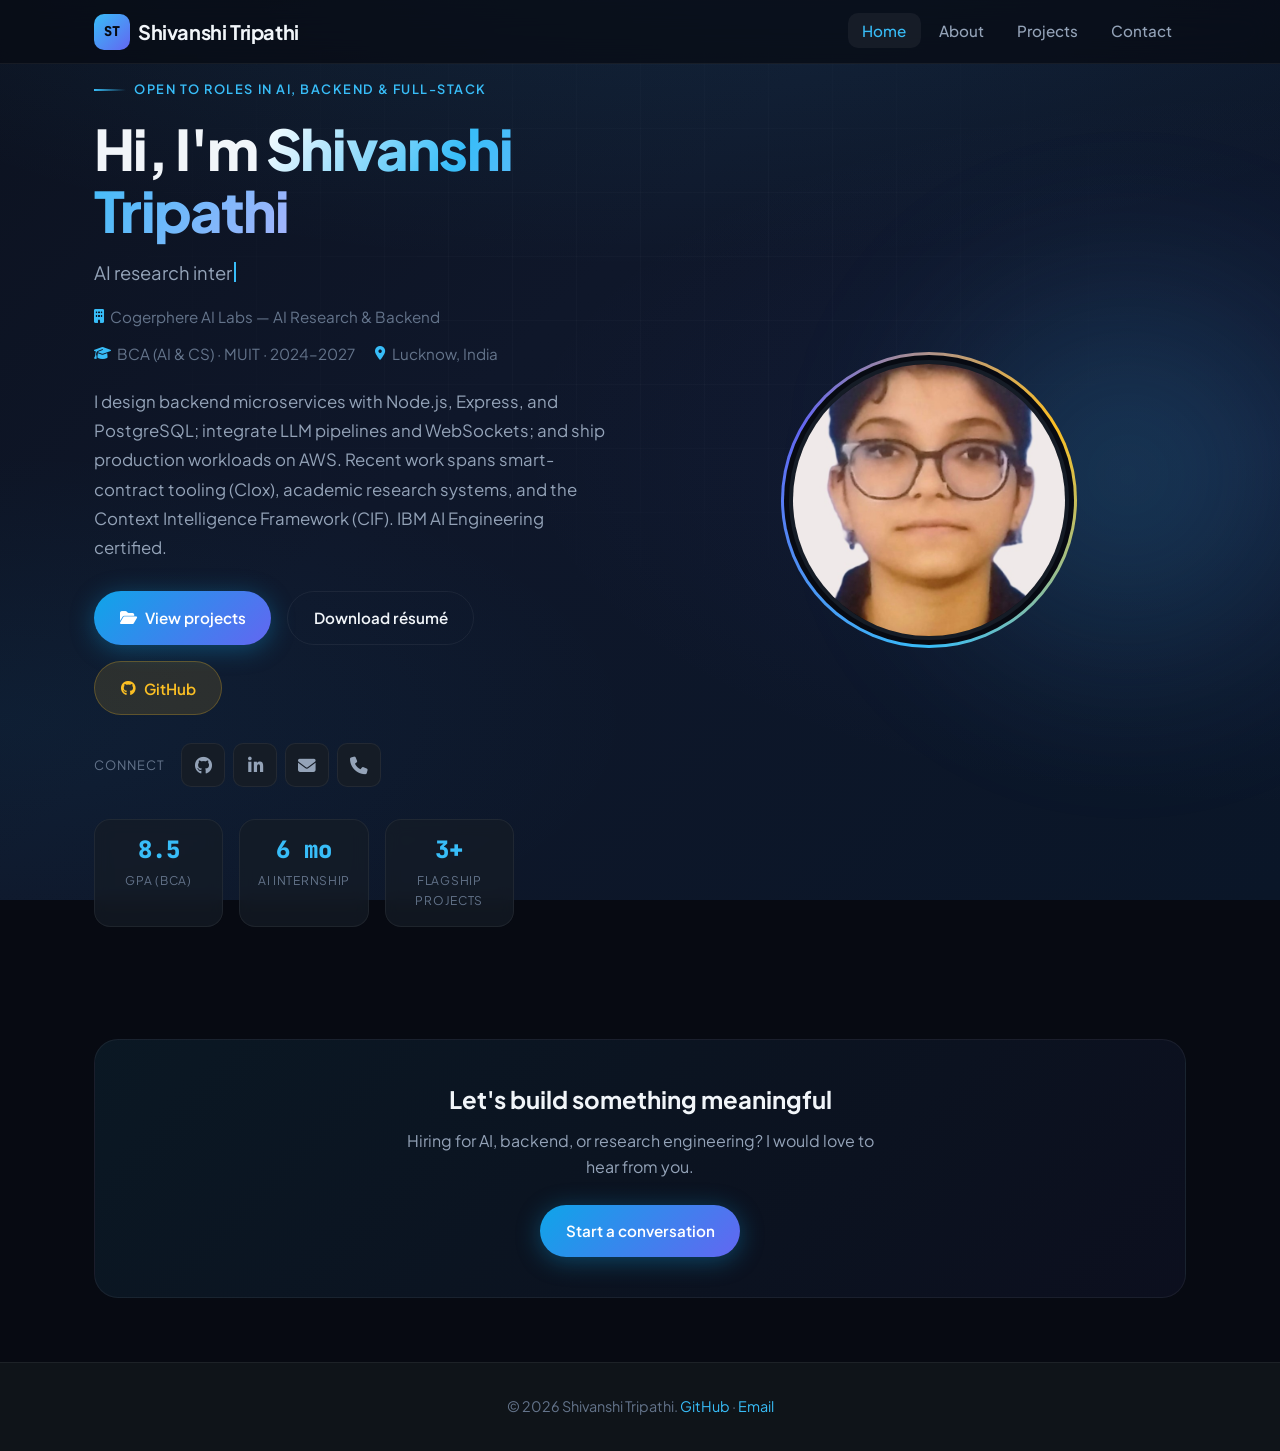
<file: project/myportfolio/index.html>
<!DOCTYPE html>
<html lang="en">
<head>
    <meta charset="UTF-8">
    <meta name="viewport" content="width=device-width, initial-scale=1.0">
    <meta name="description" content="Shivanshi Tripathi — AI research intern, backend &amp; microservices developer. BCA (AI &amp; CS), IBM AI Engineering certified. Projects in LLMs, Web3, and intelligent systems.">
    <meta name="theme-color" content="#070a12">
    <title>Shivanshi Tripathi · AI &amp; Backend Developer</title>
    <link rel="preconnect" href="https://fonts.googleapis.com">
    <link rel="preconnect" href="https://fonts.gstatic.com" crossorigin>
    <link href="https://fonts.googleapis.com/css2?family=JetBrains+Mono:wght@400;500&family=Plus+Jakarta+Sans:wght@400;500;600;700;800&display=swap" rel="stylesheet">
    <link rel="stylesheet" href="styles.css">
    <link rel="stylesheet" href="https://cdnjs.cloudflare.com/ajax/libs/font-awesome/6.5.1/css/all.min.css">
</head>
<body>
    <nav class="navbar" aria-label="Primary">
        <div class="nav-container">
            <div class="nav-logo">
                <a href="index.html"><span class="logo-mark" aria-hidden="true">ST</span> Shivanshi Tripathi</a>
            </div>
            <ul class="nav-menu">
                <li class="nav-item"><a href="index.html" class="nav-link active">Home</a></li>
                <li class="nav-item"><a href="about.html" class="nav-link">About</a></li>
                <li class="nav-item"><a href="project.html" class="nav-link">Projects</a></li>
                <li class="nav-item"><a href="contact.html" class="nav-link">Contact</a></li>
            </ul>
            <button type="button" class="hamburger" aria-label="Open menu" aria-expanded="false">
                <span class="bar"></span>
                <span class="bar"></span>
                <span class="bar"></span>
            </button>
        </div>
    </nav>

    <section class="hero" id="home">
        <div class="hero-container">
            <div class="hero-content reveal">
                <p class="hero-eyebrow">Open to roles in AI, backend &amp; full-stack</p>
                <h1 class="hero-title">Hi, I&apos;m <span class="gradient-text">Shivanshi Tripathi</span></h1>
                <p class="hero-role" id="typed-role" data-phrases="AI research intern · Backend &amp; microservices|BCA (AI &amp; Computer Science) · GPA 8.5|Building LLM pipelines, Web3 tools &amp; intelligent systems" data-static="AI research intern · Backend &amp; microservices"></p>
                <div class="hero-meta">
                    <span><i class="fas fa-building" aria-hidden="true"></i> Cogerphere AI Labs — AI Research &amp; Backend</span>
                    <span><i class="fas fa-graduation-cap" aria-hidden="true"></i> BCA (AI &amp; CS) · MUIT · 2024–2027</span>
                    <span><i class="fas fa-location-dot" aria-hidden="true"></i> Lucknow, India</span>
                </div>
                <p class="hero-description">
                    I design backend microservices with Node.js, Express, and PostgreSQL; integrate LLM pipelines and WebSockets;
                    and ship production workloads on AWS. Recent work spans smart-contract tooling (Clox), academic research systems,
                    and the Context Intelligence Framework (CIF). IBM AI Engineering certified.
                </p>
                <div class="hero-buttons">
                    <a href="project.html" class="btn btn-primary"><i class="fas fa-folder-open" aria-hidden="true"></i> View projects</a>
                    <a href="RESUME_SHIVANSHI_TRIPATHI.pdf" class="btn btn-secondary" download>Download résumé</a>
                    <a href="https://github.com/Shivanshi913" class="btn btn-ghost" target="_blank" rel="noopener noreferrer"><i class="fab fa-github" aria-hidden="true"></i> GitHub</a>
                </div>
                <div class="hero-social">
                    <span class="hero-social-label">Connect</span>
                    <div class="social-icon-row">
                        <a href="https://github.com/Shivanshi913" class="social-icon" target="_blank" rel="noopener noreferrer" aria-label="GitHub"><i class="fab fa-github" aria-hidden="true"></i></a>
                        <a href="https://www.linkedin.com/in/shivanshi-tripathi" class="social-icon" target="_blank" rel="noopener noreferrer" aria-label="LinkedIn"><i class="fab fa-linkedin-in" aria-hidden="true"></i></a>
                        <a href="mailto:shivanshi048@gmail.com" class="social-icon" aria-label="Email"><i class="fas fa-envelope" aria-hidden="true"></i></a>
                        <a href="tel:+918887661439" class="social-icon" aria-label="Phone"><i class="fas fa-phone" aria-hidden="true"></i></a>
                    </div>
                </div>
                <div class="hero-stats">
                    <div class="stat-card">
                        <div class="stat-value">8.5</div>
                        <div class="stat-label">GPA (BCA)</div>
                    </div>
                    <div class="stat-card">
                        <div class="stat-value">6 mo</div>
                        <div class="stat-label">AI internship</div>
                    </div>
                    <div class="stat-card">
                        <div class="stat-value">3+</div>
                        <div class="stat-label">Flagship projects</div>
                    </div>
                </div>
            </div>
            <div class="hero-visual reveal">
                <div class="hero-image-wrap">
                    <div class="hero-image-ring" aria-hidden="true"><div class="hero-image-ring-inner"></div></div>
                    <div class="hero-image">
                        <img src="shivanshi photo 1.jpg" alt="Shivanshi Tripathi — portrait" width="280" height="280">
                    </div>
                </div>
            </div>
        </div>
    </section>

    <section class="home-cta">
        <div class="container">
            <div class="cta-panel reveal">
                <h2>Let&apos;s build something meaningful</h2>
                <p>Hiring for AI, backend, or research engineering? I would love to hear from you.</p>
                <a href="contact.html" class="btn btn-primary">Start a conversation</a>
            </div>
        </div>
    </section>

    <footer class="footer">
        <div class="container">
            <p>&copy; <span id="year"></span> Shivanshi Tripathi. <a href="https://github.com/Shivanshi913" target="_blank" rel="noopener noreferrer">GitHub</a> · <a href="mailto:shivanshi048@gmail.com">Email</a></p>
        </div>
    </footer>

    <script>
        document.getElementById('year').textContent = new Date().getFullYear();
    </script>
    <script src="script.js"></script>
</body>
</html>
</file>
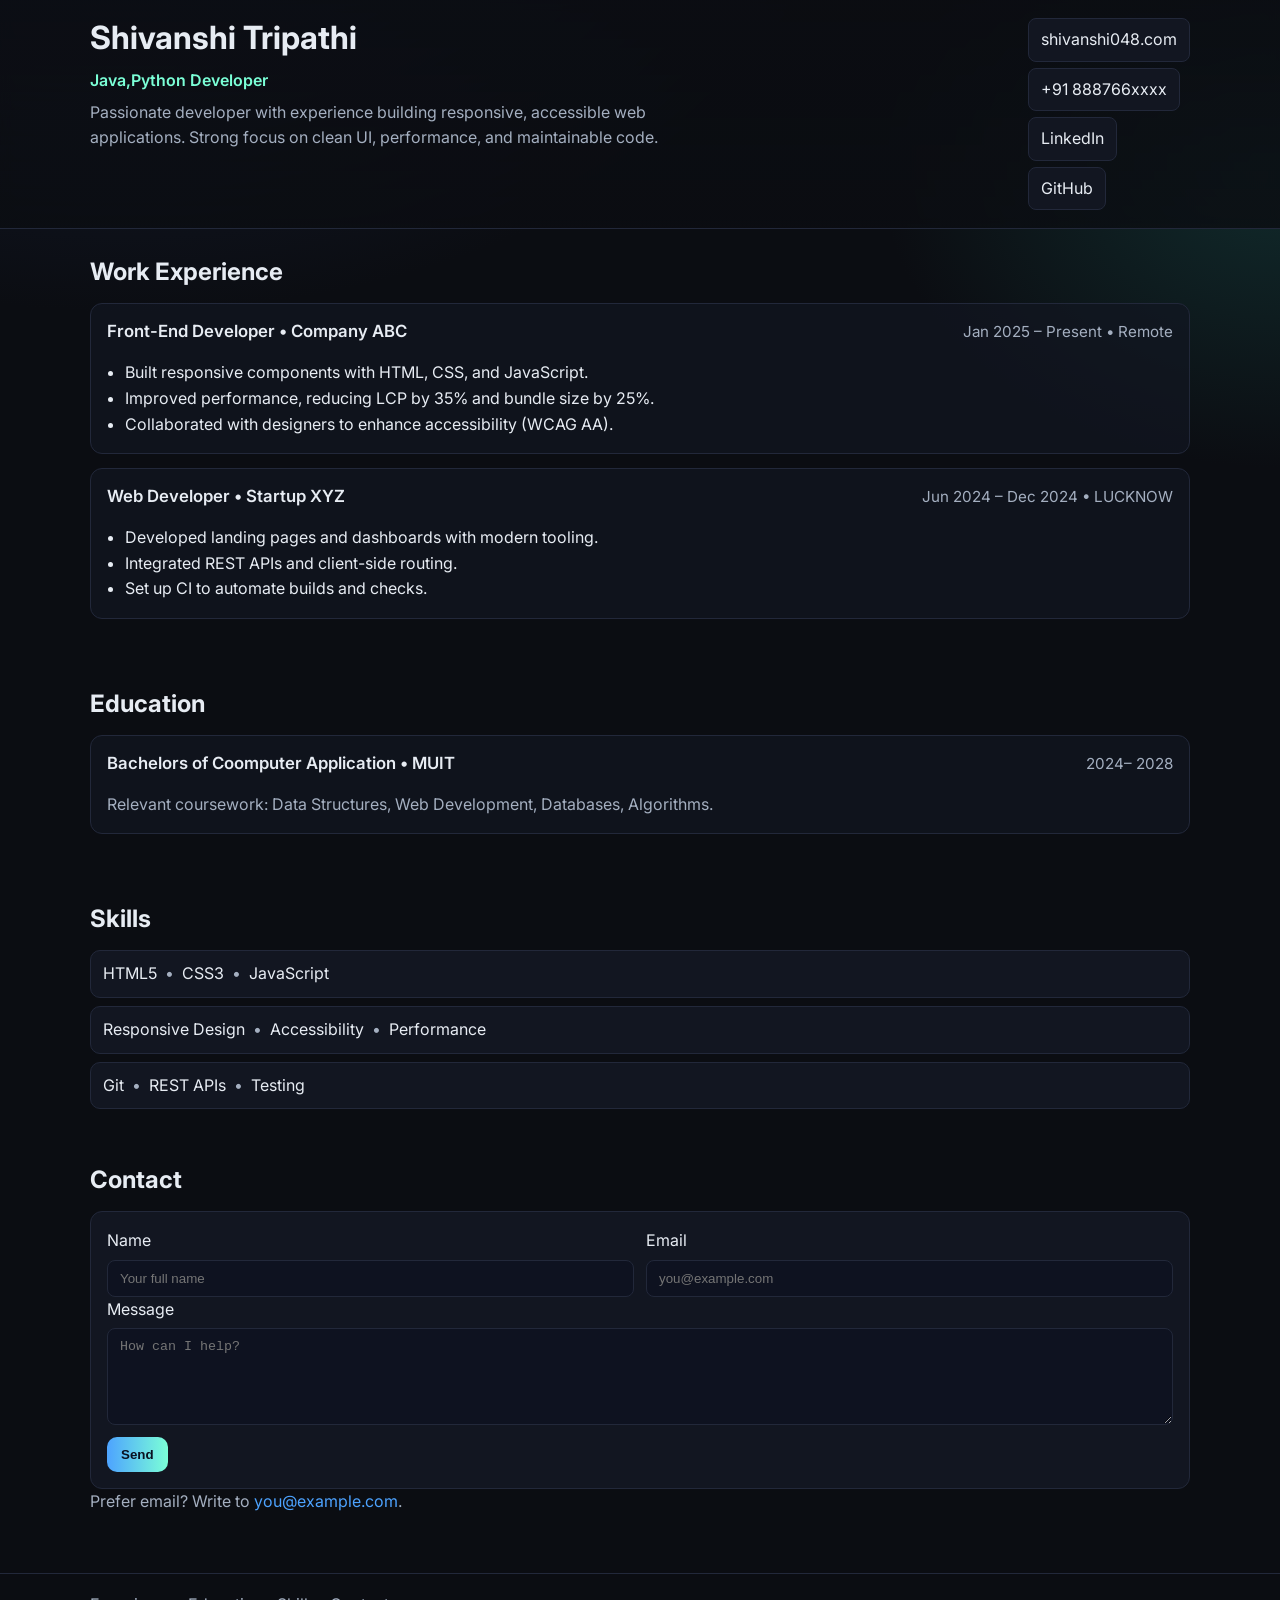
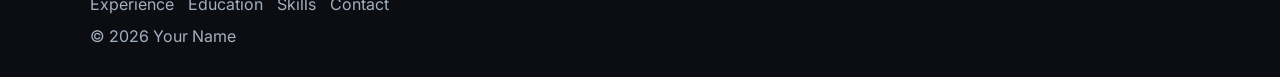
<file: project/online cv/index.html>
<!DOCTYPE html>
<html lang="en">
  <head>
    <meta charset="UTF-8" />
    <meta name="viewport" content="width=device-width, initial-scale=1" />
    <title>Online CV</title>
    <link rel="preconnect" href="https://fonts.googleapis.com" />
    <link rel="preconnect" href="https://fonts.gstatic.com" crossorigin />
    <link href="https://fonts.googleapis.com/css2?family=Inter:wght@400;600;700&display=swap" rel="stylesheet" />
    <link rel="stylesheet" href="styles.css" />
  </head>
  <body>
    <header class="site-header">
      <div class="container header-content">
        <div class="identity">
          <h1 class="name">Shivanshi Tripathi</h1>
          <p class="role">Java,Python Developer</p>
          <p class="summary">
            Passionate developer with experience building responsive, accessible web applications.
            Strong focus on clean UI, performance, and maintainable code.
          </p>
        </div>
        <ul class="contact">
          <li><a href="mailto:you@example.com" aria-label="Email">shivanshi048.com</a></li>
          <li><a href="tel:+1234567890" aria-label="Phone">+91 888766xxxx</a></li>
          <li><a href="https://www.linkedin.com/" target="_blank" rel="noreferrer noopener">LinkedIn</a></li>
          <li><a href="https://github.com/" target="_blank" rel="noreferrer noopener">GitHub</a></li>
        </ul>
      </div>
    </header>

    <main class="container">
      <section id="experience" class="section">
        <h2>Work Experience</h2>
        <article class="item">
          <div class="item-header">
            <h3 class="item-title">Front-End Developer • Company ABC</h3>
            <span class="item-meta">Jan 2025 – Present • Remote</span>
          </div>
          <ul class="item-points">
            <li>Built responsive components with HTML, CSS, and JavaScript.</li>
            <li>Improved performance, reducing LCP by 35% and bundle size by 25%.</li>
            <li>Collaborated with designers to enhance accessibility (WCAG AA).</li>
          </ul>
        </article>
        <article class="item">
          <div class="item-header">
            <h3 class="item-title">Web Developer • Startup XYZ</h3>
            <span class="item-meta">Jun 2024 – Dec 2024 • LUCKNOW</span>
          </div>
          <ul class="item-points">
            <li>Developed landing pages and dashboards with modern tooling.</li>
            <li>Integrated REST APIs and client-side routing.</li>
            <li>Set up CI to automate builds and checks.</li>
          </ul>
        </article>
      </section>

      <section id="education" class="section">
        <h2>Education</h2>
        <article class="item">
          <div class="item-header">
            <h3 class="item-title">Bachelors of Coomputer Application • MUIT</h3>
            <span class="item-meta">2024– 2028</span>
          </div>
          <p class="item-desc">Relevant coursework: Data Structures, Web Development, Databases, Algorithms.</p>
        </article>
      </section>

      <section id="skills" class="section">
        <h2>Skills</h2>
        <ul class="skills">
          <li><span>HTML5</span><span class="dot-sep"></span><span>CSS3</span><span class="dot-sep"></span><span>JavaScript</span></li>
          <li><span>Responsive Design</span><span class="dot-sep"></span><span>Accessibility</span><span class="dot-sep"></span><span>Performance</span></li>
          <li><span>Git</span><span class="dot-sep"></span><span>REST APIs</span><span class="dot-sep"></span><span>Testing</span></li>
        </ul>
      </section>

      <section id="contact" class="section">
        <h2>Contact</h2>
        <form class="contact-form" action="mailto:you@example.com" method="post" enctype="text/plain">
          <div class="grid">
            <label>
              <span>Name</span>
              <input type="text" name="name" placeholder="Your full name" required />
            </label>
            <label>
              <span>Email</span>
              <input type="email" name="email" placeholder="you@example.com" required />
            </label>
          </div>
          <label>
            <span>Message</span>
            <textarea name="message" rows="5" placeholder="How can I help?" required></textarea>
          </label>
          <button type="submit" class="btn">Send</button>
        </form>
        <p class="note">Prefer email? Write to <a href="mailto:you@example.com">you@example.com</a>.</p>
      </section>
    </main>

    <footer class="site-footer">
      <div class="container">
        <nav class="footer-nav">
          <a href="#experience">Experience</a>
          <a href="#education">Education</a>
          <a href="#skills">Skills</a>
          <a href="#contact">Contact</a>
        </nav>
        <p class="copyright">© <span id="year"></span> Your Name</p>
      </div>
    </footer>

    <script>
      document.getElementById('year').textContent = new Date().getFullYear();
    </script>
  </body>
  </html>
</file>
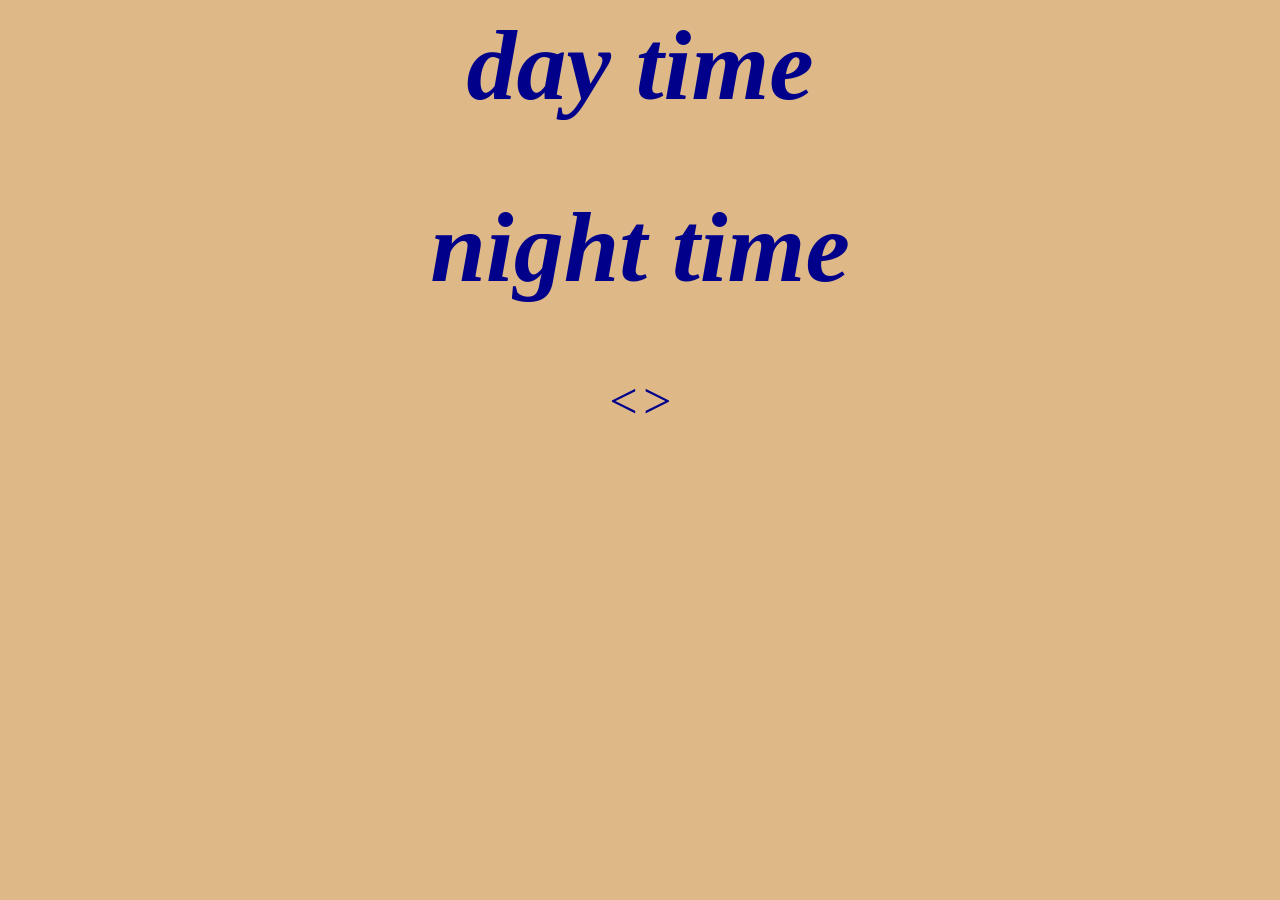
<file: PROJECT2/daynight/index.html>
<html>
    <head>
        <meta charset="UTF-8">
        <meta name="viewport" content="width=device-width, initial-scale=1.0">
        <title>daynight </title>
        <link rel="stylesheet" href="page.css">
        
    </head>
    <body >
        <h1>day time </h1>
        <h1> night time </h1>
        <>
    </body>
</file>
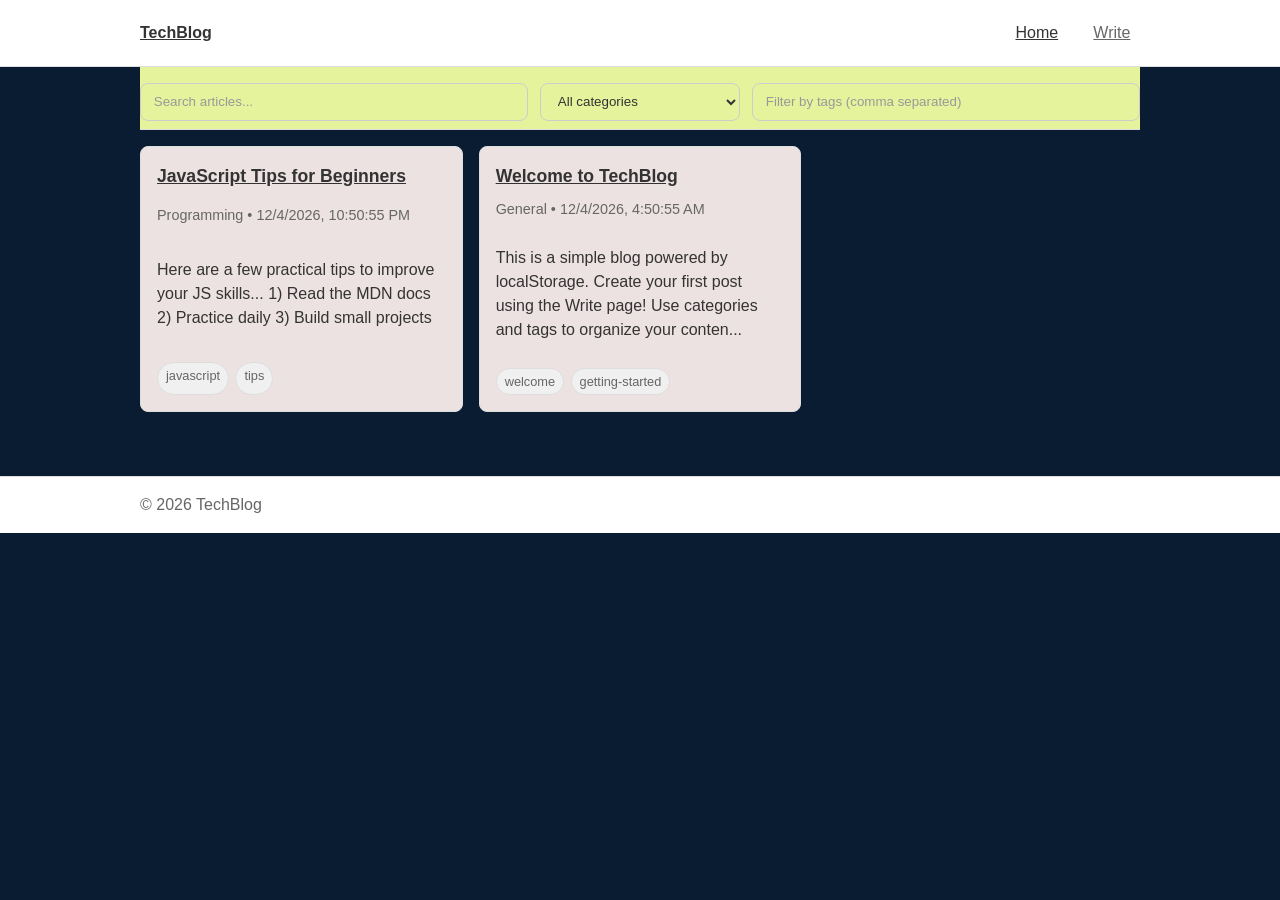
<file: project/blogging site/blog.html>
<!DOCTYPE html>
<html lang="en">
<head>
    <meta charset="UTF-8">
    <meta name="viewport" content="width=device-width, initial-scale=1.0">
    <title>Tech Blog</title>
    <link rel="stylesheet" href="styles.css">
</head>
<body data-page="home">
    <header class="site-header">
        <div class="container header-inner">
            <a href="blog.html" class="logo">TechBlog</a>
            <nav class="nav">
                <a href="blog.html" class="nav-link active">Home</a>
                <a href="new.html" class="nav-link">Write</a>
            </nav>
        </div>
    </header>

    <main class="container">
        <section class="controls">
            <input id="search" type="search" placeholder="Search articles...">
            <select id="categoryFilter">
                <option value="">All categories</option>
            </select>
            <input id="tagFilter" type="text" placeholder="Filter by tags (comma separated)">
        </section>

        <section id="postsList" class="posts-list"></section>
    </main>

    <footer class="site-footer">
        <div class="container">
            <p>&copy; <span id="year"></span> TechBlog</p>
        </div>
    </footer>

    <script src="script.js"></script>
</body>
</html>
</file>
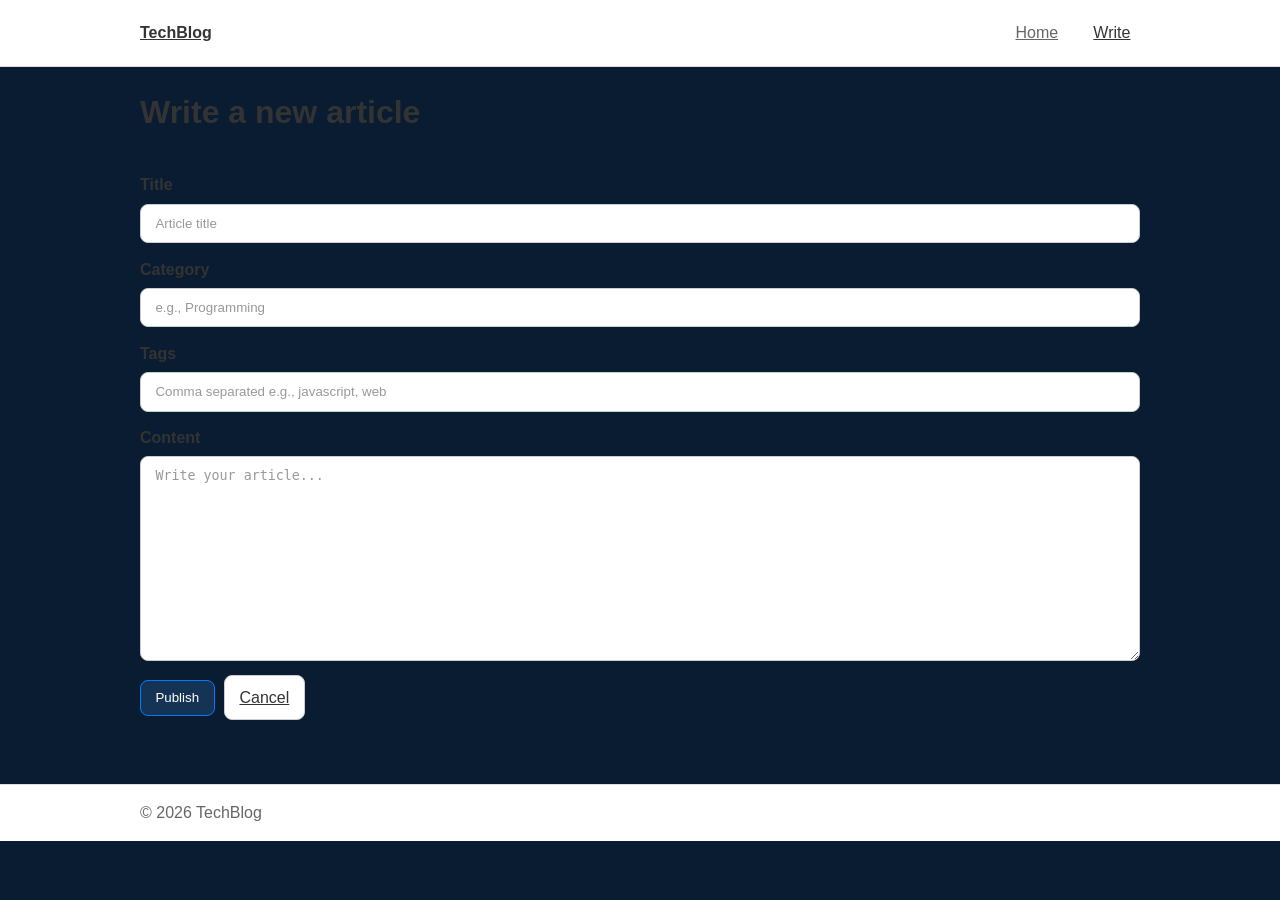
<file: project/blogging site/new.html>
<!DOCTYPE html>
<html lang="en">
<head>
    <meta charset="UTF-8">
    <meta name="viewport" content="width=device-width, initial-scale=1.0">
    <title>Write • Tech Blog</title>
    <link rel="stylesheet" href="styles.css">
    <meta name="robots" content="noindex">
</head>
<body data-page="new">
    <header class="site-header">
        <div class="container header-inner">
            <a href="blog.html" class="logo">TechBlog</a>
            <nav class="nav">
                <a href="blog.html" class="nav-link">Home</a>
                <a href="new.html" class="nav-link active">Write</a>
            </nav>
        </div>
    </header>

    <main class="container">
        <h1>Write a new article</h1>
        <form id="postForm" class="form">
            <div class="field">
                <label for="title">Title</label>
                <input id="title" name="title" type="text" required placeholder="Article title">
            </div>
            <div class="field">
                <label for="category">Category</label>
                <input id="category" name="category" type="text" list="categoryList" placeholder="e.g., Programming">
                <datalist id="categoryList"></datalist>
            </div>
            <div class="field">
                <label for="tags">Tags</label>
                <input id="tags" name="tags" type="text" placeholder="Comma separated e.g., javascript, web">
            </div>
            <div class="field">
                <label for="content">Content</label>
                <textarea id="content" name="content" rows="12" required placeholder="Write your article..."></textarea>
            </div>
            <div class="actions">
                <button class="btn" type="submit">Publish</button>
                <a class="btn secondary" href="blog.html">Cancel</a>
            </div>
        </form>
    </main>

    <footer class="site-footer">
        <div class="container">
            <p>&copy; <span id="year"></span> TechBlog</p>
        </div>
    </footer>

    <script src="script.js"></script>
</body>
</html>
</file>
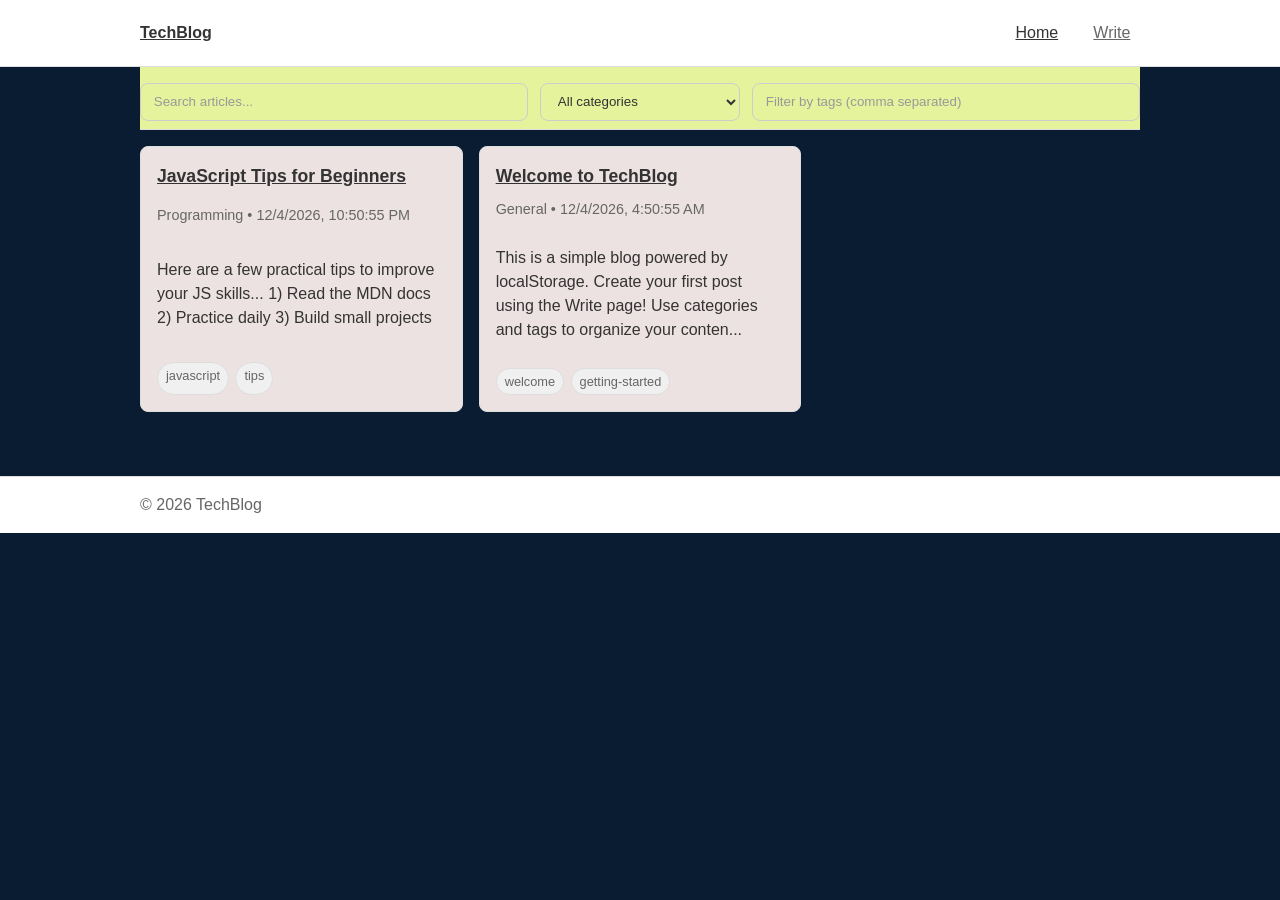
<file: project/blogging site/post.html>
<!DOCTYPE html>
<html lang="en">
<head>
    <meta charset="UTF-8">
    <meta name="viewport" content="width=device-width, initial-scale=1.0">
    <title>Post • Tech Blog</title>
    <link rel="stylesheet" href="styles.css">
</head>
<body data-page="post">
    <header class="site-header">
        <div class="container header-inner">
            <a href="blog.html" class="logo">TechBlog</a>
            <nav class="nav">
                <a href="blog.html" class="nav-link">Home</a>
                <a href="new.html" class="nav-link">Write</a>
            </nav>
        </div>
    </header>

    <main class="container">
        <article class="article">
            <h1 id="postTitle">Loading...</h1>
            <div class="meta" id="postMeta"></div>
            <div class="tags" id="postTags"></div>
            <div id="postContent" style="white-space: pre-wrap; line-height: 1.6;"></div>
        </article>

        <section class="comments">
            <h2>Comments</h2>
            <div id="commentsList"></div>
            <form id="commentForm" class="form" style="margin-top: 1rem;">
                <div class="field">
                    <label for="commentAuthor">Name</label>
                    <input id="commentAuthor" name="author" type="text" required placeholder="Your name">
                </div>
                <div class="field">
                    <label for="commentText">Comment</label>
                    <textarea id="commentText" name="text" rows="4" required placeholder="Write a comment..."></textarea>
                </div>
                <div class="actions">
                    <button class="btn" type="submit">Add comment</button>
                </div>
            </form>
        </section>
    </main>

    <footer class="site-footer">
        <div class="container">
            <p>&copy; <span id="year"></span> TechBlog</p>
        </div>
    </footer>

    <script src="script.js"></script>
</body>
</html>
</file>
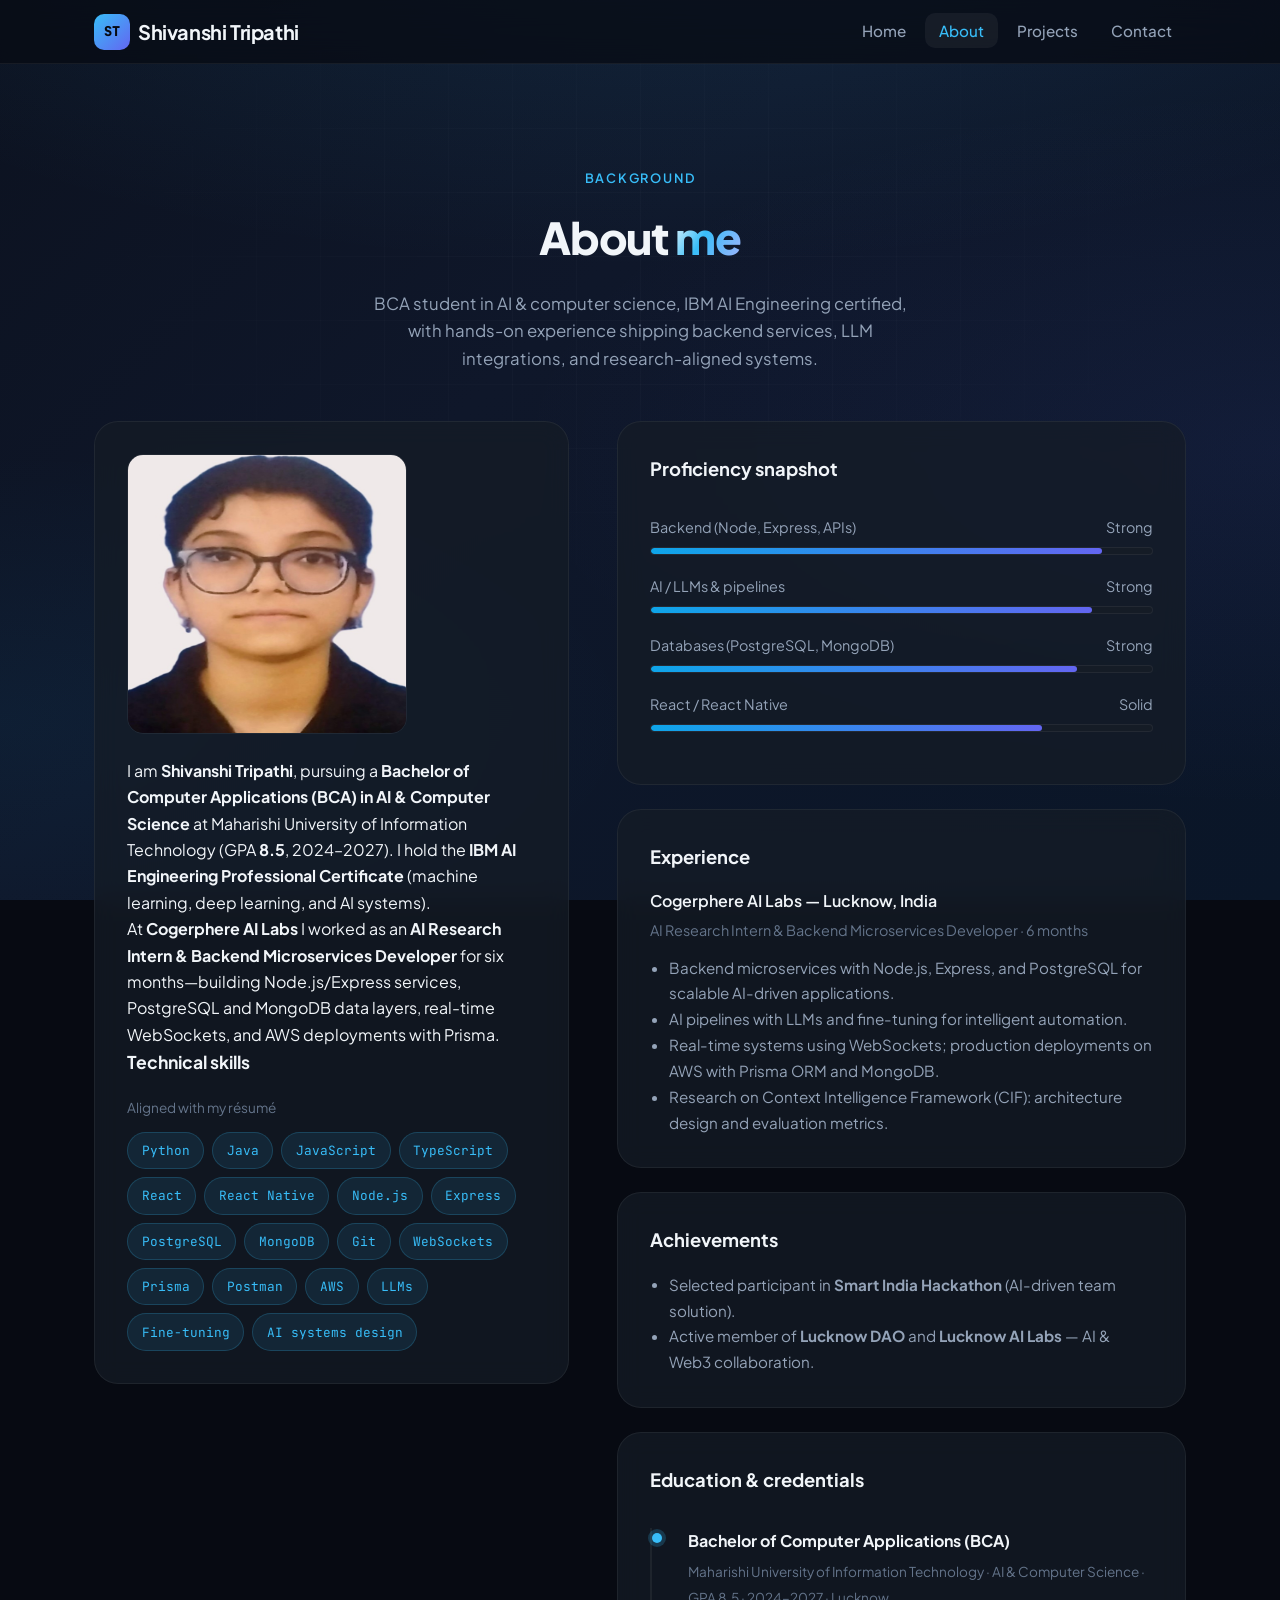
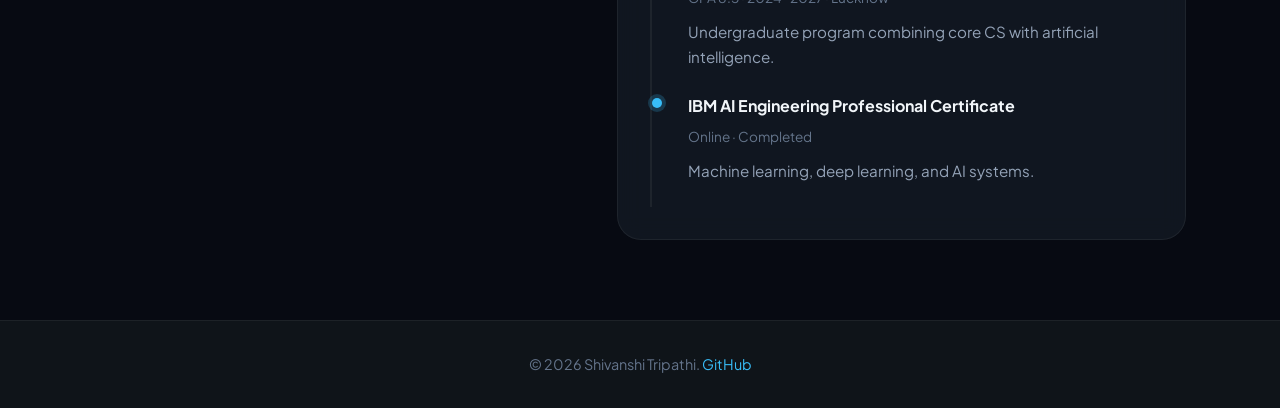
<file: project/myportfolio/about.html>
<!DOCTYPE html>
<html lang="en">
<head>
    <meta charset="UTF-8">
    <meta name="viewport" content="width=device-width, initial-scale=1.0">
    <meta name="description" content="About Shivanshi Tripathi — education at MUIT, IBM AI Engineering certificate, experience at Cogerphere AI Labs, skills and achievements.">
    <meta name="theme-color" content="#070a12">
    <title>About · Shivanshi Tripathi</title>
    <link rel="preconnect" href="https://fonts.googleapis.com">
    <link rel="preconnect" href="https://fonts.gstatic.com" crossorigin>
    <link href="https://fonts.googleapis.com/css2?family=JetBrains+Mono:wght@400;500&family=Plus+Jakarta+Sans:wght@400;500;600;700;800&display=swap" rel="stylesheet">
    <link rel="stylesheet" href="styles.css">
    <link rel="stylesheet" href="https://cdnjs.cloudflare.com/ajax/libs/font-awesome/6.5.1/css/all.min.css">
</head>
<body>
    <nav class="navbar" aria-label="Primary">
        <div class="nav-container">
            <div class="nav-logo">
                <a href="index.html"><span class="logo-mark" aria-hidden="true">ST</span> Shivanshi Tripathi</a>
            </div>
            <ul class="nav-menu">
                <li class="nav-item"><a href="index.html" class="nav-link">Home</a></li>
                <li class="nav-item"><a href="about.html" class="nav-link active">About</a></li>
                <li class="nav-item"><a href="project.html" class="nav-link">Projects</a></li>
                <li class="nav-item"><a href="contact.html" class="nav-link">Contact</a></li>
            </ul>
            <button type="button" class="hamburger" aria-label="Open menu" aria-expanded="false">
                <span class="bar"></span>
                <span class="bar"></span>
                <span class="bar"></span>
            </button>
        </div>
    </nav>

    <main class="page-main">
        <section class="about">
            <div class="container">
                <header class="section-header reveal">
                    <p class="section-eyebrow">Background</p>
                    <h1 class="section-title">About <span class="gradient-text">me</span></h1>
                    <p class="section-lead">BCA student in AI &amp; computer science, IBM AI Engineering certified, with hands-on experience shipping backend services, LLM integrations, and research-aligned systems.</p>
                </header>

                <div class="about-grid">
                    <div class="about-card reveal">
                        <img src="shivanshi photo 1.jpg" alt="Shivanshi Tripathi" width="280" height="280" loading="lazy">
                        <p>
                            I am <strong>Shivanshi Tripathi</strong>, pursuing a <strong>Bachelor of Computer Applications (BCA) in AI &amp; Computer Science</strong> at
                            Maharishi University of Information Technology (GPA <strong>8.5</strong>, 2024–2027). I hold the <strong>IBM AI Engineering Professional Certificate</strong> (machine learning, deep learning, and AI systems).
                        </p>
                        <p>
                            At <strong>Cogerphere AI Labs</strong> I worked as an <strong>AI Research Intern &amp; Backend Microservices Developer</strong> for six months—building Node.js/Express services, PostgreSQL and MongoDB data layers, real-time WebSockets, and AWS deployments with Prisma.
                        </p>
                        <div class="skills-block">
                            <h3>Technical skills</h3>
                            <p style="font-size: 0.85rem; color: var(--text-dim); margin-bottom: 0.75rem;">Aligned with my résumé</p>
                            <div class="skill-tags">
                                <span class="skill-tag">Python</span>
                                <span class="skill-tag">Java</span>
                                <span class="skill-tag">JavaScript</span>
                                <span class="skill-tag">TypeScript</span>
                                <span class="skill-tag">React</span>
                                <span class="skill-tag">React Native</span>
                                <span class="skill-tag">Node.js</span>
                                <span class="skill-tag">Express</span>
                                <span class="skill-tag">PostgreSQL</span>
                                <span class="skill-tag">MongoDB</span>
                                <span class="skill-tag">Git</span>
                                <span class="skill-tag">WebSockets</span>
                                <span class="skill-tag">Prisma</span>
                                <span class="skill-tag">Postman</span>
                                <span class="skill-tag">AWS</span>
                                <span class="skill-tag">LLMs</span>
                                <span class="skill-tag">Fine-tuning</span>
                                <span class="skill-tag">AI systems design</span>
                            </div>
                        </div>
                    </div>
                    <div class="reveal">
                        <div class="about-card" style="margin-bottom: 1.5rem;">
                            <h3 style="font-size: 1.15rem; margin-bottom: 1rem; color: var(--text-primary);">Proficiency snapshot</h3>
                            <div class="skill-bars">
                                <div class="skill-row">
                                    <div class="skill-row-header"><span>Backend (Node, Express, APIs)</span><span>Strong</span></div>
                                    <div class="skill-track"><div class="skill-fill" data-w="90%"></div></div>
                                </div>
                                <div class="skill-row">
                                    <div class="skill-row-header"><span>AI / LLMs &amp; pipelines</span><span>Strong</span></div>
                                    <div class="skill-track"><div class="skill-fill" data-w="88%"></div></div>
                                </div>
                                <div class="skill-row">
                                    <div class="skill-row-header"><span>Databases (PostgreSQL, MongoDB)</span><span>Strong</span></div>
                                    <div class="skill-track"><div class="skill-fill" data-w="85%"></div></div>
                                </div>
                                <div class="skill-row">
                                    <div class="skill-row-header"><span>React / React Native</span><span>Solid</span></div>
                                    <div class="skill-track"><div class="skill-fill" data-w="78%"></div></div>
                                </div>
                            </div>
                        </div>
                        <div class="about-card" style="margin-bottom: 1.5rem;">
                            <h3 style="font-size: 1.15rem; margin-bottom: 1rem; color: var(--text-primary);">Experience</h3>
                            <p style="font-weight: 600; color: var(--text-primary); margin-bottom: 0.25rem;">Cogerphere AI Labs — Lucknow, India</p>
                            <p style="font-size: 0.9rem; color: var(--text-dim); margin-bottom: 0.75rem;">AI Research Intern &amp; Backend Microservices Developer · 6 months</p>
                            <ul style="color: var(--text-muted); font-size: 0.95rem; padding-left: 1.2rem; line-height: 1.7;">
                                <li>Backend microservices with Node.js, Express, and PostgreSQL for scalable AI-driven applications.</li>
                                <li>AI pipelines with LLMs and fine-tuning for intelligent automation.</li>
                                <li>Real-time systems using WebSockets; production deployments on AWS with Prisma ORM and MongoDB.</li>
                                <li>Research on Context Intelligence Framework (CIF): architecture design and evaluation metrics.</li>
                            </ul>
                        </div>
                        <div class="about-card" style="margin-bottom: 1.5rem;">
                            <h3 style="font-size: 1.15rem; margin-bottom: 1rem; color: var(--text-primary);">Achievements</h3>
                            <ul style="color: var(--text-muted); font-size: 0.95rem; padding-left: 1.2rem; line-height: 1.7;">
                                <li>Selected participant in <strong>Smart India Hackathon</strong> (AI-driven team solution).</li>
                                <li>Active member of <strong>Lucknow DAO</strong> and <strong>Lucknow AI Labs</strong> — AI &amp; Web3 collaboration.</li>
                            </ul>
                        </div>
                        <div class="about-card">
                            <h3 style="font-size: 1.15rem; margin-bottom: 1rem; color: var(--text-primary);">Education &amp; credentials</h3>
                            <div class="timeline">
                                <div class="timeline-item">
                                    <h4>Bachelor of Computer Applications (BCA)</h4>
                                    <span>Maharishi University of Information Technology · AI &amp; Computer Science · GPA 8.5 · 2024–2027 · Lucknow</span>
                                    <p>Undergraduate program combining core CS with artificial intelligence.</p>
                                </div>
                                <div class="timeline-item">
                                    <h4>IBM AI Engineering Professional Certificate</h4>
                                    <span>Online · Completed</span>
                                    <p>Machine learning, deep learning, and AI systems.</p>
                                </div>
                            </div>
                        </div>
                    </div>
                </div>
            </div>
        </section>
    </main>

    <footer class="footer">
        <div class="container">
            <p>&copy; <span id="year"></span> Shivanshi Tripathi. <a href="https://github.com/Shivanshi913" target="_blank" rel="noopener noreferrer">GitHub</a></p>
        </div>
    </footer>
    <script>
        document.getElementById('year').textContent = new Date().getFullYear();
    </script>
    <script src="script.js"></script>
</body>
</html>
</file>
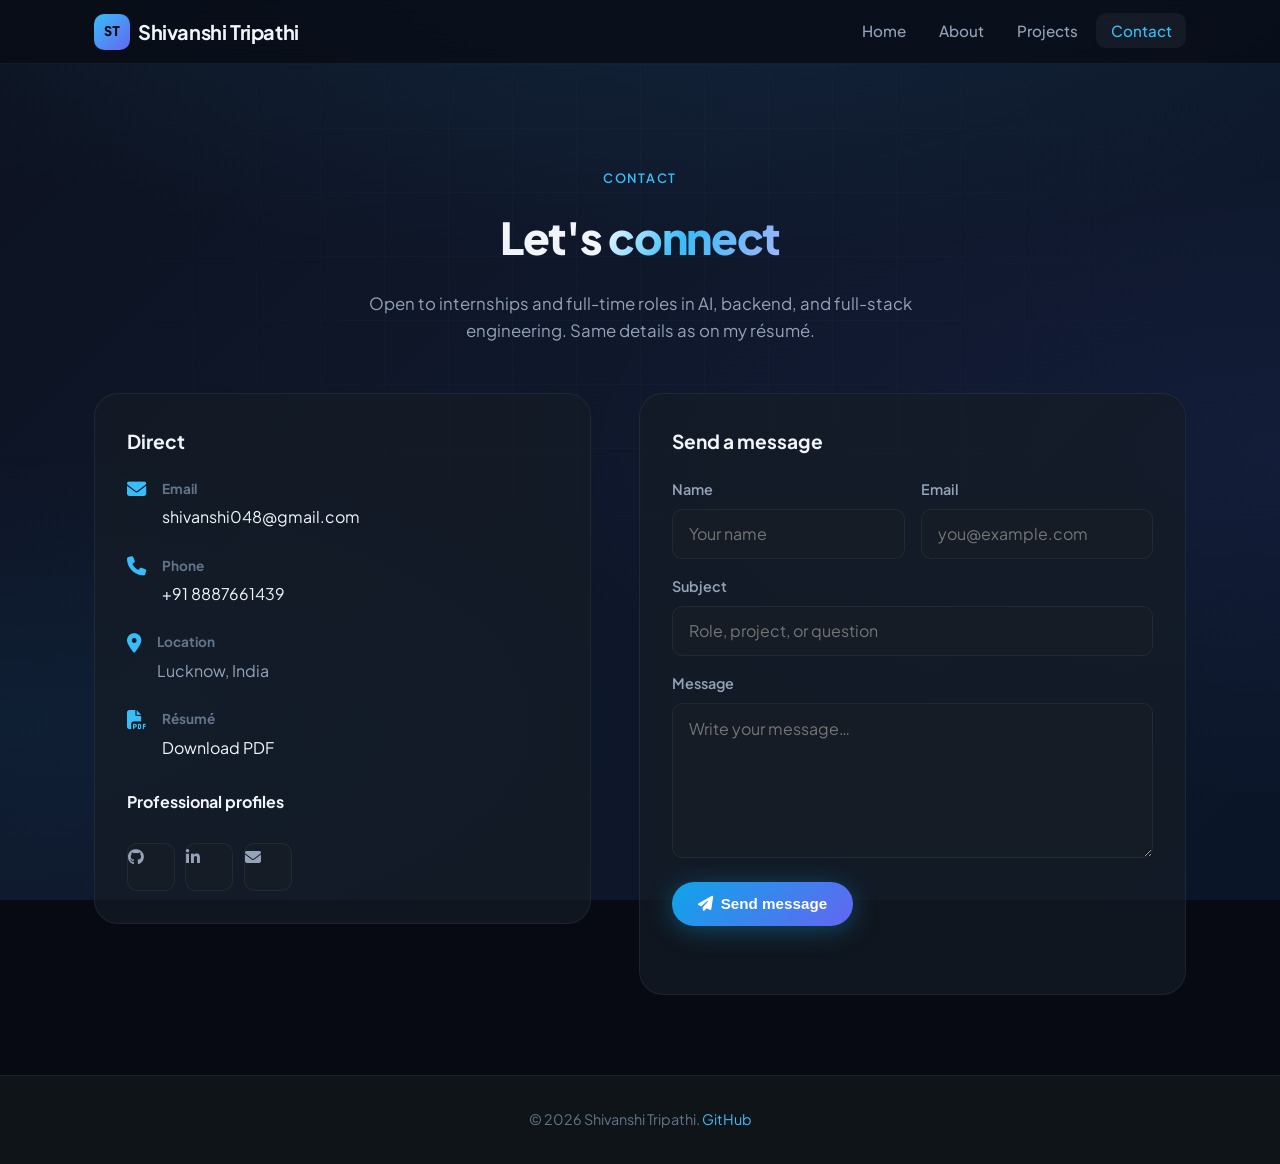
<file: project/myportfolio/contact.html>
<!DOCTYPE html>
<html lang="en">
<head>
    <meta charset="UTF-8">
    <meta name="viewport" content="width=device-width, initial-scale=1.0">
    <meta name="description" content="Contact Shivanshi Tripathi — +91 8887661439, shivanshi048@gmail.com, GitHub, LinkedIn.">
    <meta name="theme-color" content="#070a12">
    <title>Contact · Shivanshi Tripathi</title>
    <link rel="preconnect" href="https://fonts.googleapis.com">
    <link rel="preconnect" href="https://fonts.gstatic.com" crossorigin>
    <link href="https://fonts.googleapis.com/css2?family=JetBrains+Mono:wght@400;500&family=Plus+Jakarta+Sans:wght@400;500;600;700;800&display=swap" rel="stylesheet">
    <link rel="stylesheet" href="styles.css">
    <link rel="stylesheet" href="https://cdnjs.cloudflare.com/ajax/libs/font-awesome/6.5.1/css/all.min.css">
</head>
<body>
    <nav class="navbar" aria-label="Primary">
        <div class="nav-container">
            <div class="nav-logo">
                <a href="index.html"><span class="logo-mark" aria-hidden="true">ST</span> Shivanshi Tripathi</a>
            </div>
            <ul class="nav-menu">
                <li class="nav-item"><a href="index.html" class="nav-link">Home</a></li>
                <li class="nav-item"><a href="about.html" class="nav-link">About</a></li>
                <li class="nav-item"><a href="project.html" class="nav-link">Projects</a></li>
                <li class="nav-item"><a href="contact.html" class="nav-link active">Contact</a></li>
            </ul>
            <button type="button" class="hamburger" aria-label="Open menu" aria-expanded="false">
                <span class="bar"></span>
                <span class="bar"></span>
                <span class="bar"></span>
            </button>
        </div>
    </nav>

    <main class="page-main">
        <section class="contact">
            <div class="container">
                <header class="section-header reveal">
                    <p class="section-eyebrow">Contact</p>
                    <h1 class="section-title">Let&apos;s <span class="gradient-text">connect</span></h1>
                    <p class="section-lead">Open to internships and full-time roles in AI, backend, and full-stack engineering. Same details as on my résumé.</p>
                </header>

                <div class="contact-layout">
                    <div class="contact-card reveal">
                        <h2 style="font-size: 1.2rem; margin-bottom: 1.25rem; color: var(--text-primary);">Direct</h2>
                        <div class="contact-item">
                            <i class="fas fa-envelope" aria-hidden="true"></i>
                            <div>
                                <strong style="display:block; color: var(--text-dim); font-size: 0.85rem; margin-bottom: 0.25rem;">Email</strong>
                                <a href="mailto:shivanshi048@gmail.com">shivanshi048@gmail.com</a>
                            </div>
                        </div>
                        <div class="contact-item">
                            <i class="fas fa-phone" aria-hidden="true"></i>
                            <div>
                                <strong style="display:block; color: var(--text-dim); font-size: 0.85rem; margin-bottom: 0.25rem;">Phone</strong>
                                <a href="tel:+918887661439">+91 8887661439</a>
                            </div>
                        </div>
                        <div class="contact-item">
                            <i class="fas fa-location-dot" aria-hidden="true"></i>
                            <div>
                                <strong style="display:block; color: var(--text-dim); font-size: 0.85rem; margin-bottom: 0.25rem;">Location</strong>
                                <span>Lucknow, India</span>
                            </div>
                        </div>
                        <div class="contact-item" style="margin-top: 1rem;">
                            <i class="fas fa-file-pdf" aria-hidden="true"></i>
                            <div>
                                <strong style="display:block; color: var(--text-dim); font-size: 0.85rem; margin-bottom: 0.25rem;">Résumé</strong>
                                <a href="RESUME_SHIVANSHI_TRIPATHI.pdf" download>Download PDF</a>
                            </div>
                        </div>

                        <h3 style="font-size: 1rem; margin: 1.75rem 0 1rem; color: var(--text-primary);">Professional profiles</h3>
                        <div class="social-links">
                            <a href="https://github.com/Shivanshi913" class="social-link" target="_blank" rel="noopener noreferrer" aria-label="GitHub"><i class="fab fa-github" aria-hidden="true"></i></a>
                            <a href="https://www.linkedin.com/in/shivanshi-tripathi" class="social-link" target="_blank" rel="noopener noreferrer" aria-label="LinkedIn"><i class="fab fa-linkedin-in" aria-hidden="true"></i></a>
                            <a href="mailto:shivanshi048@gmail.com" class="social-link" aria-label="Email"><i class="fas fa-envelope" aria-hidden="true"></i></a>
                        </div>
                    </div>

                    <form class="contact-form reveal" action="#" method="post" novalidate>
                        <h2 style="font-size: 1.2rem; margin-bottom: 1.25rem; color: var(--text-primary);">Send a message</h2>
                        <div class="form-row">
                            <div class="form-group">
                                <label for="name">Name</label>
                                <input id="name" name="name" type="text" required autocomplete="name" placeholder="Your name">
                            </div>
                            <div class="form-group">
                                <label for="email">Email</label>
                                <input id="email" name="email" type="email" required autocomplete="email" placeholder="you@example.com">
                            </div>
                        </div>
                        <div class="form-group">
                            <label for="subject">Subject</label>
                            <input id="subject" name="subject" type="text" placeholder="Role, project, or question">
                        </div>
                        <div class="form-group">
                            <label for="message">Message</label>
                            <textarea id="message" name="message" rows="6" required placeholder="Write your message…"></textarea>
                        </div>
                        <button type="submit" class="btn btn-primary"><i class="fas fa-paper-plane" aria-hidden="true"></i> Send message</button>
                        <p class="form-status" role="status" aria-live="polite"></p>
                    </form>
                </div>
            </div>
        </section>
    </main>

    <footer class="footer">
        <div class="container">
            <p>&copy; <span id="year"></span> Shivanshi Tripathi. <a href="https://github.com/Shivanshi913" target="_blank" rel="noopener noreferrer">GitHub</a></p>
        </div>
    </footer>
    <script>
        document.getElementById('year').textContent = new Date().getFullYear();
    </script>
    <script src="script.js"></script>
</body>
</html>
</file>
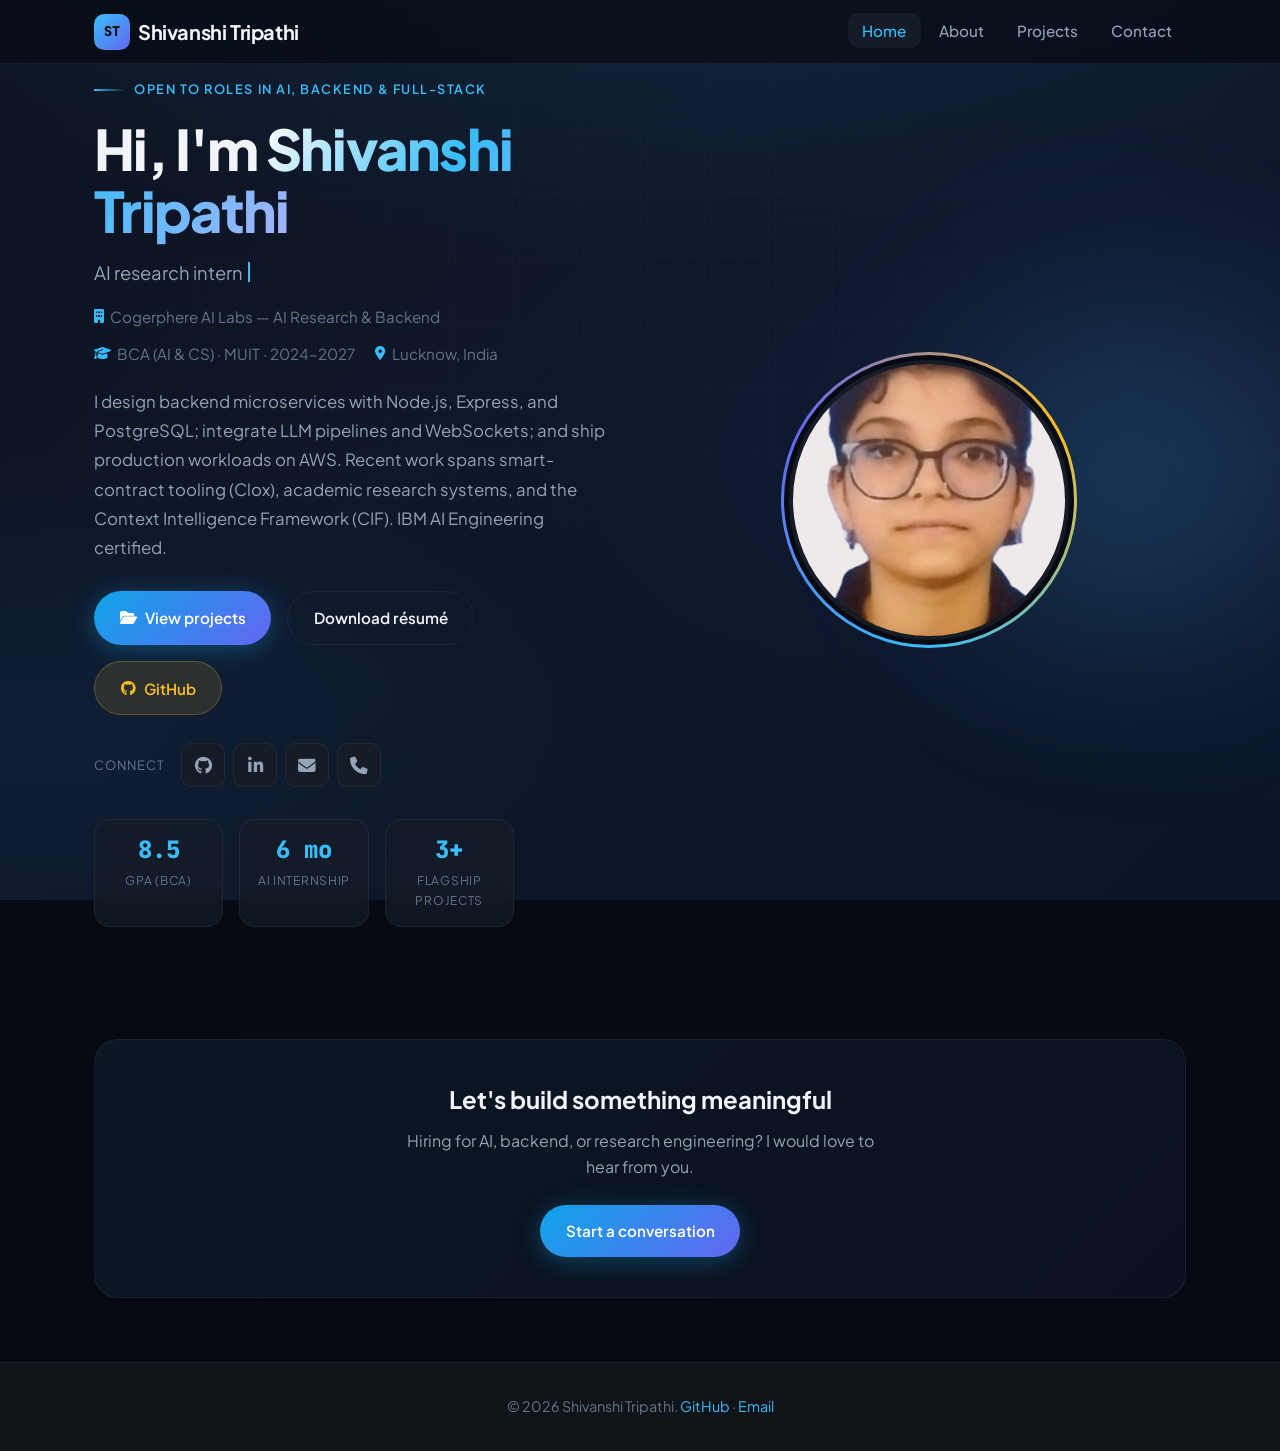
<file: project/myportfolio/home.html>
<!DOCTYPE html>
<html lang="en">
<head>
    <meta charset="UTF-8">
    <meta name="viewport" content="width=device-width, initial-scale=1.0">
    <meta http-equiv="refresh" content="0;url=index.html">
    <link rel="canonical" href="index.html">
    <title>Redirecting…</title>
</head>
<body>
    <p>Redirecting to the <a href="index.html">home page</a>…</p>
    <script>window.location.replace('index.html');</script>
</body>
</html>
</file>
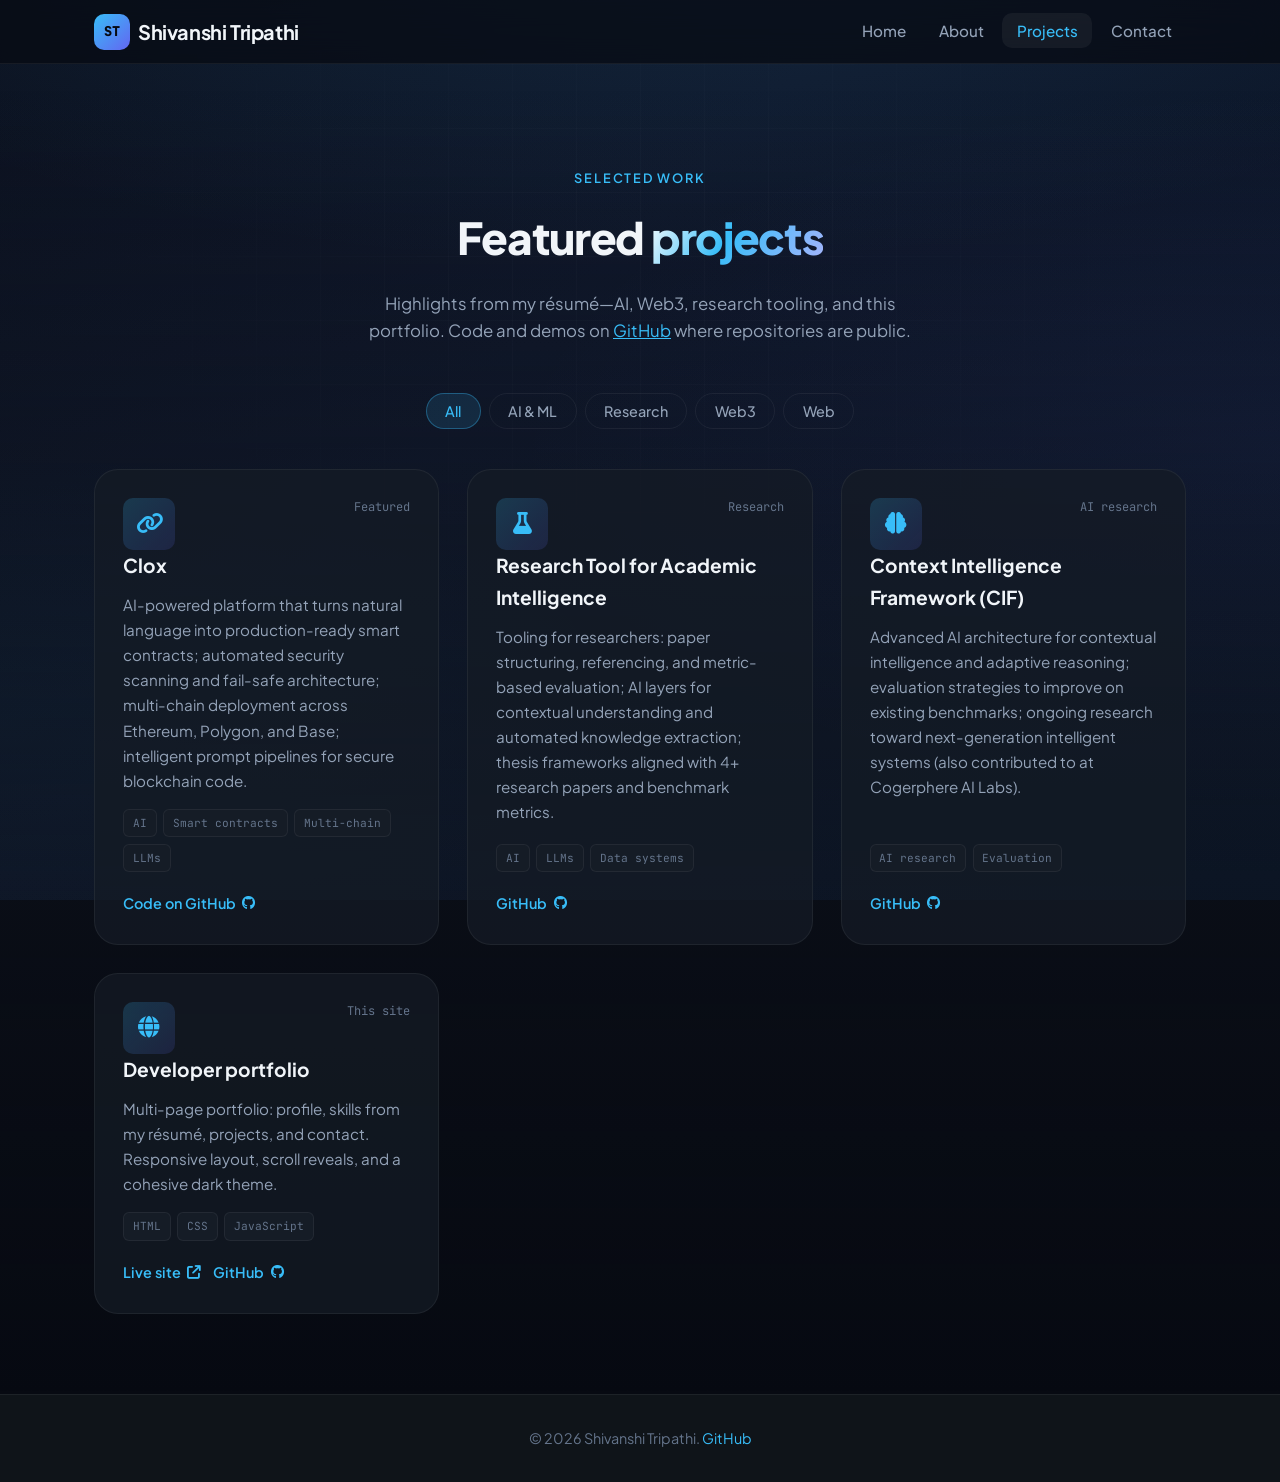
<file: project/myportfolio/project.html>
<!DOCTYPE html>
<html lang="en">
<head>
    <meta charset="UTF-8">
    <meta name="viewport" content="width=device-width, initial-scale=1.0">
    <meta name="description" content="Projects by Shivanshi Tripathi — Clox, Research Tool for Academic Intelligence, CIF, and portfolio.">
    <meta name="theme-color" content="#070a12">
    <title>Projects · Shivanshi Tripathi</title>
    <link rel="preconnect" href="https://fonts.googleapis.com">
    <link rel="preconnect" href="https://fonts.gstatic.com" crossorigin>
    <link href="https://fonts.googleapis.com/css2?family=JetBrains+Mono:wght@400;500&family=Plus+Jakarta+Sans:wght@400;500;600;700;800&display=swap" rel="stylesheet">
    <link rel="stylesheet" href="styles.css">
    <link rel="stylesheet" href="https://cdnjs.cloudflare.com/ajax/libs/font-awesome/6.5.1/css/all.min.css">
</head>
<body>
    <nav class="navbar" aria-label="Primary">
        <div class="nav-container">
            <div class="nav-logo">
                <a href="index.html"><span class="logo-mark" aria-hidden="true">ST</span> Shivanshi Tripathi</a>
            </div>
            <ul class="nav-menu">
                <li class="nav-item"><a href="index.html" class="nav-link">Home</a></li>
                <li class="nav-item"><a href="about.html" class="nav-link">About</a></li>
                <li class="nav-item"><a href="project.html" class="nav-link active">Projects</a></li>
                <li class="nav-item"><a href="contact.html" class="nav-link">Contact</a></li>
            </ul>
            <button type="button" class="hamburger" aria-label="Open menu" aria-expanded="false">
                <span class="bar"></span>
                <span class="bar"></span>
                <span class="bar"></span>
            </button>
        </div>
    </nav>

    <main class="page-main">
        <section class="projects">
            <div class="container">
                <header class="section-header reveal">
                    <p class="section-eyebrow">Selected work</p>
                    <h1 class="section-title">Featured <span class="gradient-text">projects</span></h1>
                    <p class="section-lead">Highlights from my résumé—AI, Web3, research tooling, and this portfolio. Code and demos on <a href="https://github.com/Shivanshi913" target="_blank" rel="noopener noreferrer" style="color: var(--accent);">GitHub</a> where repositories are public.</p>
                </header>

                <div class="project-filters reveal" role="tablist" aria-label="Filter projects">
                    <button type="button" class="filter-btn active" data-filter="all" role="tab" aria-selected="true">All</button>
                    <button type="button" class="filter-btn" data-filter="ai" role="tab" aria-selected="false">AI &amp; ML</button>
                    <button type="button" class="filter-btn" data-filter="research" role="tab" aria-selected="false">Research</button>
                    <button type="button" class="filter-btn" data-filter="web3" role="tab" aria-selected="false">Web3</button>
                    <button type="button" class="filter-btn" data-filter="web" role="tab" aria-selected="false">Web</button>
                </div>

                <div class="projects-grid">
                    <article class="project-card reveal" data-category="web3 ai">
                        <div class="project-card-top">
                            <div class="project-icon" aria-hidden="true"><i class="fas fa-link"></i></div>
                            <span class="project-year">Featured</span>
                        </div>
                        <h3>Clox</h3>
                        <p>
                            AI-powered platform that turns natural language into production-ready smart contracts; automated security scanning and fail-safe architecture;
                            multi-chain deployment across Ethereum, Polygon, and Base; intelligent prompt pipelines for secure blockchain code.
                        </p>
                        <div class="project-tech">
                            <span class="tech-pill">AI</span>
                            <span class="tech-pill">Smart contracts</span>
                            <span class="tech-pill">Multi-chain</span>
                            <span class="tech-pill">LLMs</span>
                        </div>
                        <div class="project-links">
                            <a href="https://github.com/Shivanshi913" class="project-link" target="_blank" rel="noopener noreferrer">Code on GitHub <i class="fab fa-github" aria-hidden="true"></i></a>
                        </div>
                    </article>

                    <article class="project-card reveal" data-category="research ai">
                        <div class="project-card-top">
                            <div class="project-icon" aria-hidden="true"><i class="fas fa-flask"></i></div>
                            <span class="project-year">Research</span>
                        </div>
                        <h3>Research Tool for Academic Intelligence</h3>
                        <p>
                            Tooling for researchers: paper structuring, referencing, and metric-based evaluation; AI layers for contextual understanding and automated knowledge extraction;
                            thesis frameworks aligned with 4+ research papers and benchmark metrics.
                        </p>
                        <div class="project-tech">
                            <span class="tech-pill">AI</span>
                            <span class="tech-pill">LLMs</span>
                            <span class="tech-pill">Data systems</span>
                        </div>
                        <div class="project-links">
                            <a href="https://github.com/Shivanshi913" class="project-link" target="_blank" rel="noopener noreferrer">GitHub <i class="fab fa-github" aria-hidden="true"></i></a>
                        </div>
                    </article>

                    <article class="project-card reveal" data-category="research ai">
                        <div class="project-card-top">
                            <div class="project-icon" aria-hidden="true"><i class="fas fa-brain"></i></div>
                            <span class="project-year">AI research</span>
                        </div>
                        <h3>Context Intelligence Framework (CIF)</h3>
                        <p>
                            Advanced AI architecture for contextual intelligence and adaptive reasoning; evaluation strategies to improve on existing benchmarks;
                            ongoing research toward next-generation intelligent systems (also contributed to at Cogerphere AI Labs).
                        </p>
                        <div class="project-tech">
                            <span class="tech-pill">AI research</span>
                            <span class="tech-pill">Evaluation</span>
                        </div>
                        <div class="project-links">
                            <a href="https://github.com/Shivanshi913" class="project-link" target="_blank" rel="noopener noreferrer">GitHub <i class="fab fa-github" aria-hidden="true"></i></a>
                        </div>
                    </article>

                    <article class="project-card reveal" data-category="web">
                        <div class="project-card-top">
                            <div class="project-icon" aria-hidden="true"><i class="fas fa-globe"></i></div>
                            <span class="project-year">This site</span>
                        </div>
                        <h3>Developer portfolio</h3>
                        <p>
                            Multi-page portfolio: profile, skills from my résumé, projects, and contact. Responsive layout, scroll reveals, and a cohesive dark theme.
                        </p>
                        <div class="project-tech">
                            <span class="tech-pill">HTML</span>
                            <span class="tech-pill">CSS</span>
                            <span class="tech-pill">JavaScript</span>
                        </div>
                        <div class="project-links">
                            <a href="index.html" class="project-link">Live site <i class="fas fa-arrow-up-right-from-square" aria-hidden="true"></i></a>
                            <a href="https://github.com/Shivanshi913" class="project-link" target="_blank" rel="noopener noreferrer">GitHub <i class="fab fa-github" aria-hidden="true"></i></a>
                        </div>
                    </article>
                </div>
            </div>
        </section>
    </main>

    <footer class="footer">
        <div class="container">
            <p>&copy; <span id="year"></span> Shivanshi Tripathi. <a href="https://github.com/Shivanshi913" target="_blank" rel="noopener noreferrer">GitHub</a></p>
        </div>
    </footer>
    <script>
        document.getElementById('year').textContent = new Date().getFullYear();
    </script>
    <script src="script.js"></script>
</body>
</html>
</file>
<file: project/myportfolio/styles.css>
/* Professional portfolio — dark theme, CSS variables */
:root {
    --bg-deep: #070a12;
    --bg-surface: #0f1419;
    --bg-elevated: #151c26;
    --bg-card: rgba(21, 28, 38, 0.72);
    --border-subtle: rgba(255, 255, 255, 0.06);
    --border-accent: rgba(56, 189, 248, 0.35);
    --text-primary: #f1f5f9;
    --text-muted: #94a3b8;
    --text-dim: #64748b;
    --accent: #38bdf8;
    --accent-strong: #0ea5e9;
    --accent-glow: rgba(56, 189, 248, 0.45);
    --gold: #fbbf24;
    --gold-dim: rgba(251, 191, 36, 0.15);
    --gradient-hero: linear-gradient(135deg, #0c1220 0%, #0f172a 40%, #0a1628 100%);
    --font-sans: "Plus Jakarta Sans", "Poppins", system-ui, sans-serif;
    --font-mono: "JetBrains Mono", ui-monospace, monospace;
    --radius-sm: 10px;
    --radius-md: 16px;
    --radius-lg: 24px;
    --shadow-sm: 0 4px 24px rgba(0, 0, 0, 0.35);
    --shadow-glow: 0 0 60px var(--accent-glow);
    --nav-h: 72px;
    --ease-out: cubic-bezier(0.22, 1, 0.36, 1);
}

*,
*::before,
*::after {
    margin: 0;
    padding: 0;
    box-sizing: border-box;
}

html {
    scroll-behavior: smooth;
}

body {
    font-family: var(--font-sans);
    line-height: 1.65;
    color: var(--text-primary);
    background: var(--bg-deep);
    overflow-x: hidden;
    -webkit-font-smoothing: antialiased;
}

/* Background mesh + grid */
body::before {
    content: "";
    position: fixed;
    inset: 0;
    z-index: -2;
    background:
        radial-gradient(ellipse 80% 50% at 50% -20%, rgba(56, 189, 248, 0.12), transparent),
        radial-gradient(ellipse 60% 40% at 100% 50%, rgba(99, 102, 241, 0.08), transparent),
        radial-gradient(ellipse 50% 30% at 0% 80%, rgba(14, 165, 233, 0.06), transparent),
        var(--gradient-hero);
}

body::after {
    content: "";
    position: fixed;
    inset: 0;
    z-index: -1;
    background-image:
        linear-gradient(rgba(255, 255, 255, 0.02) 1px, transparent 1px),
        linear-gradient(90deg, rgba(255, 255, 255, 0.02) 1px, transparent 1px);
    background-size: 64px 64px;
    mask-image: radial-gradient(ellipse 70% 60% at 50% 30%, black 20%, transparent 70%);
    pointer-events: none;
}

@keyframes mesh-shift {
    0%, 100% { opacity: 1; }
    50% { opacity: 0.85; }
}

.container {
    max-width: 1140px;
    margin: 0 auto;
    padding: 0 24px;
}

/* ---------- Navigation ---------- */
.navbar {
    position: fixed;
    top: 0;
    width: 100%;
    z-index: 1000;
    padding: 0.85rem 0;
    background: rgba(7, 10, 18, 0.72);
    backdrop-filter: blur(16px);
    -webkit-backdrop-filter: blur(16px);
    border-bottom: 1px solid var(--border-subtle);
    transition: box-shadow 0.35s var(--ease-out), background 0.35s;
}

.navbar.scrolled {
    background: rgba(7, 10, 18, 0.92);
    box-shadow: var(--shadow-sm);
}

.nav-container {
    max-width: 1140px;
    margin: 0 auto;
    padding: 0 24px;
    display: flex;
    justify-content: space-between;
    align-items: center;
}

.nav-logo a {
    font-size: 1.25rem;
    font-weight: 700;
    letter-spacing: -0.02em;
    text-decoration: none;
    color: var(--text-primary);
    display: flex;
    align-items: center;
    gap: 0.5rem;
}

.logo-mark {
    display: inline-flex;
    align-items: center;
    justify-content: center;
    width: 36px;
    height: 36px;
    border-radius: var(--radius-sm);
    background: linear-gradient(135deg, var(--accent) 0%, #6366f1 100%);
    color: var(--bg-deep);
    font-size: 0.85rem;
    font-weight: 800;
    font-family: var(--font-mono);
}

.nav-menu {
    display: flex;
    list-style: none;
    gap: 0.25rem;
}

.nav-link {
    position: relative;
    text-decoration: none;
    color: var(--text-muted);
    font-weight: 500;
    font-size: 0.95rem;
    padding: 0.5rem 0.9rem;
    border-radius: var(--radius-sm);
    transition: color 0.25s, background 0.25s;
}

.nav-link:hover,
.nav-link.active {
    color: var(--text-primary);
    background: rgba(255, 255, 255, 0.05);
}

.nav-link.active {
    color: var(--accent);
}

.hamburger {
    display: none;
    flex-direction: column;
    cursor: pointer;
    gap: 5px;
    padding: 8px;
    z-index: 1001;
}

.hamburger .bar {
    width: 22px;
    height: 2px;
    background: var(--text-primary);
    border-radius: 2px;
    transition: transform 0.3s, opacity 0.3s;
}

.hamburger.active .bar:nth-child(1) {
    transform: translateY(7px) rotate(45deg);
}

.hamburger.active .bar:nth-child(2) {
    opacity: 0;
}

.hamburger.active .bar:nth-child(3) {
    transform: translateY(-7px) rotate(-45deg);
}

/* ---------- Hero ---------- */
.hero {
    min-height: 100vh;
    min-height: 100dvh;
    display: flex;
    align-items: center;
    padding-top: var(--nav-h);
    padding-bottom: 3rem;
    position: relative;
    overflow: hidden;
}

.hero::before {
    content: "";
    position: absolute;
    top: 20%;
    right: -10%;
    width: min(560px, 90vw);
    height: min(560px, 90vw);
    background: radial-gradient(circle, var(--accent-glow) 0%, transparent 65%);
    filter: blur(80px);
    opacity: 0.5;
    pointer-events: none;
    animation: mesh-shift 8s ease-in-out infinite;
}

.hero-container {
    max-width: 1140px;
    margin: 0 auto;
    padding: 0 24px;
    display: grid;
    grid-template-columns: 1fr 1fr;
    gap: clamp(2rem, 5vw, 4rem);
    align-items: center;
    position: relative;
    z-index: 1;
}

.hero-eyebrow {
    display: inline-flex;
    align-items: center;
    gap: 0.5rem;
    font-size: 0.8rem;
    font-weight: 600;
    text-transform: uppercase;
    letter-spacing: 0.12em;
    color: var(--accent);
    margin-bottom: 1rem;
}

.hero-eyebrow::before {
    content: "";
    width: 32px;
    height: 2px;
    background: linear-gradient(90deg, var(--accent), transparent);
}

.hero-title {
    font-size: clamp(2.25rem, 5vw, 3.5rem);
    font-weight: 800;
    line-height: 1.12;
    letter-spacing: -0.03em;
    margin-bottom: 1rem;
}

.gradient-text {
    background: linear-gradient(120deg, #fff 0%, var(--accent) 45%, #a5b4fc 100%);
    -webkit-background-clip: text;
    background-clip: text;
    color: transparent;
}

.highlight {
    color: var(--gold);
}

.hero-role {
    font-size: 1.15rem;
    color: var(--text-muted);
    min-height: 1.6em;
    margin-bottom: 1rem;
}

.hero-role .typed-cursor {
    display: inline-block;
    width: 2px;
    height: 1.1em;
    background: var(--accent);
    margin-left: 2px;
    vertical-align: -2px;
    animation: blink 0.9s step-end infinite;
}

@keyframes blink {
    50% { opacity: 0; }
}

.hero-meta {
    display: flex;
    flex-wrap: wrap;
    gap: 0.75rem 1.25rem;
    margin-bottom: 1.25rem;
    font-size: 0.95rem;
    color: var(--text-dim);
}

.hero-meta span {
    display: inline-flex;
    align-items: center;
    gap: 0.4rem;
}

.hero-meta i {
    color: var(--accent);
    font-size: 0.85rem;
}

.hero-description {
    font-size: 1.05rem;
    color: var(--text-muted);
    max-width: 520px;
    margin-bottom: 1.75rem;
    line-height: 1.75;
}

.hero-buttons {
    display: flex;
    flex-wrap: wrap;
    gap: 1rem;
    margin-bottom: 1.75rem;
}

.btn {
    padding: 0.85rem 1.6rem;
    border-radius: 999px;
    text-decoration: none;
    font-weight: 600;
    font-size: 0.95rem;
    transition: transform 0.25s var(--ease-out), box-shadow 0.25s, background 0.25s;
    display: inline-flex;
    align-items: center;
    gap: 0.5rem;
    border: none;
    cursor: pointer;
}

.btn-primary {
    background: linear-gradient(135deg, var(--accent-strong) 0%, #6366f1 100%);
    color: #fff;
    box-shadow: 0 4px 24px rgba(14, 165, 233, 0.35);
}

.btn-primary:hover {
    transform: translateY(-2px);
    box-shadow: 0 8px 32px rgba(14, 165, 233, 0.45);
}

.btn-secondary {
    background: transparent;
    color: var(--text-primary);
    border: 1px solid var(--border-subtle);
}

.btn-secondary:hover {
    background: rgba(255, 255, 255, 0.06);
    border-color: rgba(255, 255, 255, 0.12);
    transform: translateY(-2px);
}

.btn-ghost {
    background: rgba(251, 191, 36, 0.12);
    color: var(--gold);
    border: 1px solid rgba(251, 191, 36, 0.25);
}

.btn-ghost:hover {
    background: rgba(251, 191, 36, 0.2);
    transform: translateY(-2px);
}

.hero-social {
    display: flex;
    flex-wrap: wrap;
    align-items: center;
    gap: 0.75rem;
}

.hero-social-label {
    font-size: 0.8rem;
    color: var(--text-dim);
    text-transform: uppercase;
    letter-spacing: 0.08em;
    margin-right: 0.25rem;
}

.social-icon-row {
    display: flex;
    gap: 0.5rem;
}

.social-icon {
    width: 44px;
    height: 44px;
    border-radius: var(--radius-sm);
    display: flex;
    align-items: center;
    justify-content: center;
    color: var(--text-muted);
    background: var(--bg-elevated);
    border: 1px solid var(--border-subtle);
    text-decoration: none;
    font-size: 1.1rem;
    transition: color 0.25s, transform 0.25s, border-color 0.25s, box-shadow 0.25s;
}

.social-icon:hover {
    color: var(--accent);
    border-color: var(--border-accent);
    transform: translateY(-3px);
    box-shadow: 0 8px 24px rgba(0, 0, 0, 0.3);
}

.social-icon[aria-label="GitHub"]:hover { color: #f0f6fc; }
.social-icon[aria-label="LinkedIn"]:hover { color: #0a66c2; }
.social-icon[aria-label="Email"]:hover { color: var(--gold); }
.social-icon[aria-label="LeetCode"]:hover { color: #ffa116; }

.hero-visual {
    display: flex;
    justify-content: center;
    align-items: center;
    perspective: 1000px;
}

.hero-image-wrap {
    position: relative;
    display: inline-block;
    animation: float-y 6s ease-in-out infinite;
}

@keyframes float-y {
    0%, 100% { transform: translateY(0); }
    50% { transform: translateY(-12px); }
}

.hero-image-ring {
    position: absolute;
    inset: -8px;
    z-index: 0;
    border-radius: 50%;
    background: conic-gradient(from 180deg, var(--accent), #6366f1, var(--gold), var(--accent));
    padding: 3px;
    animation: spin-slow 12s linear infinite;
}

@keyframes spin-slow {
    to { transform: rotate(360deg); }
}

.hero-image-ring-inner {
    width: 100%;
    height: 100%;
    border-radius: 50%;
    background: var(--bg-deep);
}

.hero-image {
    position: relative;
    z-index: 1;
}

.hero-image img {
    position: relative;
    display: block;
    width: min(280px, 70vw);
    height: min(280px, 70vw);
    object-fit: cover;
    border-radius: 50%;
    border: 4px solid var(--bg-elevated);
}

.hero-stats {
    display: grid;
    grid-template-columns: repeat(3, 1fr);
    gap: 1rem;
    margin-top: 2rem;
    max-width: 420px;
}

.stat-card {
    background: var(--bg-card);
    border: 1px solid var(--border-subtle);
    border-radius: var(--radius-md);
    padding: 1rem;
    text-align: center;
    backdrop-filter: blur(8px);
}

.stat-value {
    font-size: 1.5rem;
    font-weight: 800;
    font-family: var(--font-mono);
    color: var(--accent);
    line-height: 1.2;
}

.stat-label {
    font-size: 0.75rem;
    color: var(--text-dim);
    text-transform: uppercase;
    letter-spacing: 0.06em;
    margin-top: 0.35rem;
}

/* ---------- Sections ---------- */
main.page-main {
    padding-top: calc(var(--nav-h) + 1rem);
}

.section-header {
    text-align: center;
    margin-bottom: 3rem;
}

.section-eyebrow {
    font-size: 0.8rem;
    font-weight: 600;
    text-transform: uppercase;
    letter-spacing: 0.14em;
    color: var(--accent);
    margin-bottom: 0.75rem;
}

.section-title {
    font-size: clamp(2rem, 4vw, 2.75rem);
    font-weight: 800;
    letter-spacing: -0.03em;
    color: var(--text-primary);
}

.section-title .gradient-text {
    display: inline;
}

.section-lead {
    max-width: 560px;
    margin: 1rem auto 0;
    color: var(--text-muted);
    font-size: 1.05rem;
}

/* Reveal on scroll */
.reveal {
    opacity: 0;
    transform: translateY(28px);
    transition: opacity 0.7s var(--ease-out), transform 0.7s var(--ease-out);
}

.reveal.visible {
    opacity: 1;
    transform: translateY(0);
}

/* About */
.about {
    padding: 5rem 0;
}

.about-grid {
    display: grid;
    grid-template-columns: 1fr 1.2fr;
    gap: 3rem;
    align-items: start;
}

.about-card {
    background: var(--bg-card);
    border: 1px solid var(--border-subtle);
    border-radius: var(--radius-lg);
    padding: 2rem;
    backdrop-filter: blur(12px);
}

.about-card img {
    width: 100%;
    max-width: 280px;
    border-radius: var(--radius-md);
    border: 1px solid var(--border-subtle);
    margin-bottom: 1.5rem;
    display: block;
}

.about-text p {
    color: var(--text-muted);
    margin-bottom: 1.25rem;
    line-height: 1.8;
}

.skills-block h3 {
    font-size: 1.1rem;
    margin-bottom: 1.25rem;
    color: var(--text-primary);
}

.skill-tags {
    display: flex;
    flex-wrap: wrap;
    gap: 0.5rem;
}

.skill-tag {
    font-family: var(--font-mono);
    font-size: 0.8rem;
    padding: 0.45rem 0.85rem;
    border-radius: 999px;
    background: rgba(56, 189, 248, 0.1);
    color: var(--accent);
    border: 1px solid rgba(56, 189, 248, 0.2);
}

.skill-bars {
    margin-top: 2rem;
}

.skill-row {
    margin-bottom: 1.25rem;
}

.skill-row-header {
    display: flex;
    justify-content: space-between;
    font-size: 0.9rem;
    margin-bottom: 0.45rem;
    color: var(--text-muted);
}

.skill-track {
    height: 8px;
    background: var(--bg-elevated);
    border-radius: 999px;
    overflow: hidden;
    border: 1px solid var(--border-subtle);
}

.skill-fill {
    height: 100%;
    width: 0;
    border-radius: 999px;
    background: linear-gradient(90deg, var(--accent-strong), #6366f1);
    transition: width 1.1s var(--ease-out);
}

.timeline {
    margin-top: 2rem;
    padding-left: 1.25rem;
    border-left: 2px solid var(--border-subtle);
}

.timeline-item {
    position: relative;
    padding-bottom: 1.5rem;
    padding-left: 1rem;
}

.timeline-item::before {
    content: "";
    position: absolute;
    left: -1.25rem;
    top: 0.35rem;
    width: 10px;
    height: 10px;
    border-radius: 50%;
    background: var(--accent);
    box-shadow: 0 0 0 4px rgba(56, 189, 248, 0.2);
}

.timeline-item h4 {
    font-size: 1rem;
    color: var(--text-primary);
    margin-bottom: 0.25rem;
}

.timeline-item span {
    font-size: 0.85rem;
    color: var(--text-dim);
}

.timeline-item p {
    margin-top: 0.5rem;
    font-size: 0.95rem;
    color: var(--text-muted);
}

/* Projects */
.projects {
    padding: 5rem 0;
    background: linear-gradient(180deg, transparent 0%, rgba(15, 20, 30, 0.5) 50%, transparent 100%);
}

.project-filters {
    display: flex;
    flex-wrap: wrap;
    justify-content: center;
    gap: 0.5rem;
    margin-bottom: 2.5rem;
}

.filter-btn {
    font-family: var(--font-sans);
    font-size: 0.9rem;
    font-weight: 500;
    padding: 0.5rem 1.15rem;
    border-radius: 999px;
    border: 1px solid var(--border-subtle);
    background: transparent;
    color: var(--text-muted);
    cursor: pointer;
    transition: background 0.25s, color 0.25s, border-color 0.25s;
}

.filter-btn:hover,
.filter-btn.active {
    background: rgba(56, 189, 248, 0.12);
    color: var(--accent);
    border-color: var(--border-accent);
}

.projects-grid {
    display: grid;
    grid-template-columns: repeat(auto-fit, minmax(320px, 1fr));
    gap: 1.75rem;
}

.project-card {
    position: relative;
    background: var(--bg-card);
    border: 1px solid var(--border-subtle);
    border-radius: var(--radius-lg);
    padding: 0;
    overflow: hidden;
    transition: transform 0.35s var(--ease-out), box-shadow 0.35s, border-color 0.35s;
    display: flex;
    flex-direction: column;
}

.project-card::before {
    content: "";
    position: absolute;
    inset: 0;
    border-radius: inherit;
    padding: 1px;
    background: linear-gradient(135deg, rgba(56, 189, 248, 0.4), transparent 40%, transparent);
    -webkit-mask: linear-gradient(#fff 0 0) content-box, linear-gradient(#fff 0 0);
    mask: linear-gradient(#fff 0 0) content-box, linear-gradient(#fff 0 0);
    -webkit-mask-composite: xor;
    mask-composite: exclude;
    opacity: 0;
    transition: opacity 0.35s;
    pointer-events: none;
}

.project-card:hover {
    transform: translateY(-6px);
    box-shadow: 0 24px 48px rgba(0, 0, 0, 0.4);
    border-color: rgba(56, 189, 248, 0.2);
}

.project-card:hover::before {
    opacity: 1;
}

.project-card.hidden {
    display: none;
}

.project-card-top {
    padding: 1.75rem 1.75rem 0;
    display: flex;
    justify-content: space-between;
    align-items: flex-start;
}

.project-icon {
    width: 52px;
    height: 52px;
    border-radius: var(--radius-sm);
    display: flex;
    align-items: center;
    justify-content: center;
    font-size: 1.35rem;
    background: linear-gradient(135deg, rgba(56, 189, 248, 0.2), rgba(99, 102, 241, 0.15));
    color: var(--accent);
}

.project-year {
    font-family: var(--font-mono);
    font-size: 0.75rem;
    color: var(--text-dim);
}

.project-card h3 {
    font-size: 1.2rem;
    padding: 0 1.75rem;
    margin-bottom: 0.65rem;
    color: var(--text-primary);
}

.project-card > p {
    padding: 0 1.75rem;
    color: var(--text-muted);
    font-size: 0.95rem;
    line-height: 1.65;
    flex-grow: 1;
}

.project-tech {
    display: flex;
    flex-wrap: wrap;
    gap: 0.4rem;
    padding: 1rem 1.75rem 1.25rem;
}

.tech-pill {
    font-family: var(--font-mono);
    font-size: 0.7rem;
    padding: 0.25rem 0.55rem;
    border-radius: 6px;
    background: var(--bg-elevated);
    color: var(--text-dim);
    border: 1px solid var(--border-subtle);
}

.project-links {
    display: flex;
    flex-wrap: wrap;
    gap: 0.75rem;
    padding: 0 1.75rem 1.75rem;
}

.project-link {
    display: inline-flex;
    align-items: center;
    gap: 0.4rem;
    color: var(--accent);
    text-decoration: none;
    font-weight: 600;
    font-size: 0.9rem;
    transition: color 0.2s, gap 0.2s;
}

.project-link:hover {
    color: #7dd3fc;
    gap: 0.55rem;
}

.project-link i {
    font-size: 0.85rem;
}

/* Contact */
.contact {
    padding: 5rem 0;
}

.contact-layout {
    display: grid;
    grid-template-columns: 1fr 1.1fr;
    gap: 3rem;
    align-items: start;
}

.contact-card {
    background: var(--bg-card);
    border: 1px solid var(--border-subtle);
    border-radius: var(--radius-lg);
    padding: 2rem;
}

.contact-item {
    display: flex;
    align-items: flex-start;
    gap: 1rem;
    margin-bottom: 1.5rem;
    font-size: 1rem;
    color: var(--text-muted);
}

.contact-item:last-of-type {
    margin-bottom: 0;
}

.contact-item i {
    color: var(--accent);
    font-size: 1.2rem;
    margin-top: 0.15rem;
}

.contact-item a {
    color: var(--text-primary);
    text-decoration: none;
    border-bottom: 1px solid transparent;
    transition: border-color 0.2s, color 0.2s;
}

.contact-item a:hover {
    color: var(--accent);
    border-bottom-color: var(--accent);
}

.contact-card .social-links {
    display: flex;
    flex-wrap: wrap;
    gap: 0.65rem;
    margin-top: 1.75rem;
}

.contact-card .social-link {
    width: 48px;
    height: 48px;
    border-radius: var(--radius-sm);
    background: var(--bg-elevated);
    border: 1px solid var(--border-subtle);
    color: var(--text-muted);
}

.contact-card .social-link:hover {
    color: var(--accent);
    border-color: var(--border-accent);
    transform: translateY(-3px);
    background: rgba(56, 189, 248, 0.08);
}

.contact-form {
    background: var(--bg-card);
    border: 1px solid var(--border-subtle);
    border-radius: var(--radius-lg);
    padding: 2rem;
}

.form-row {
    display: grid;
    grid-template-columns: 1fr 1fr;
    gap: 1rem;
}

.form-group {
    margin-bottom: 1rem;
}

.form-group label {
    display: block;
    margin-bottom: 0.45rem;
    font-size: 0.9rem;
    font-weight: 600;
    color: var(--text-muted);
}

.form-group input,
.form-group textarea {
    width: 100%;
    padding: 0.85rem 1rem;
    border-radius: var(--radius-sm);
    border: 1px solid var(--border-subtle);
    background: var(--bg-elevated);
    color: var(--text-primary);
    font-family: inherit;
    font-size: 1rem;
    outline: none;
    transition: border-color 0.2s, box-shadow 0.2s;
}

.form-group input:focus,
.form-group textarea:focus {
    border-color: var(--border-accent);
    box-shadow: 0 0 0 3px rgba(56, 189, 248, 0.12);
}

.form-group textarea {
    resize: vertical;
    min-height: 140px;
}

.form-status {
    margin-top: 1rem;
    font-size: 0.9rem;
    min-height: 1.4em;
}

.form-status.success {
    color: #4ade80;
}

.form-status.error {
    color: #f87171;
}

/* Footer */
.footer {
    background: var(--bg-surface);
    border-top: 1px solid var(--border-subtle);
    color: var(--text-dim);
    text-align: center;
    padding: 2rem 24px;
    font-size: 0.9rem;
}

.footer a {
    color: var(--accent);
    text-decoration: none;
}

.footer a:hover {
    text-decoration: underline;
}

/* CTA strip on home */
.home-cta {
    padding: 4rem 0;
}

.cta-panel {
    position: relative;
    border-radius: var(--radius-lg);
    padding: 2.5rem 2rem;
    text-align: center;
    overflow: hidden;
    border: 1px solid var(--border-subtle);
    background: linear-gradient(135deg, rgba(56, 189, 248, 0.08) 0%, rgba(99, 102, 241, 0.06) 100%);
}

.cta-panel h2 {
    font-size: 1.5rem;
    margin-bottom: 0.5rem;
    color: var(--text-primary);
}

.cta-panel p {
    color: var(--text-muted);
    margin-bottom: 1.5rem;
    max-width: 480px;
    margin-left: auto;
    margin-right: auto;
}

/* Responsive */
@media (max-width: 900px) {
    .hero-container {
        grid-template-columns: 1fr;
        text-align: center;
    }

    .hero-content {
        order: 1;
    }

    .hero-visual {
        order: 0;
    }

    .hero-description,
    .hero-meta {
        margin-left: auto;
        margin-right: auto;
    }

    .hero-buttons,
    .hero-social {
        justify-content: center;
    }

    .hero-stats {
        margin-left: auto;
        margin-right: auto;
    }

    .about-grid,
    .contact-layout {
        grid-template-columns: 1fr;
    }

    .form-row {
        grid-template-columns: 1fr;
    }
}

@media (max-width: 768px) {
    .hamburger {
        display: flex;
    }

    .nav-menu {
        position: fixed;
        left: 0;
        right: 0;
        top: var(--nav-h);
        flex-direction: column;
        background: rgba(7, 10, 18, 0.97);
        backdrop-filter: blur(16px);
        padding: 1rem 0 1.5rem;
        border-bottom: 1px solid var(--border-subtle);
        gap: 0;
        transform: translateY(-120%);
        opacity: 0;
        visibility: hidden;
        transition: transform 0.35s var(--ease-out), opacity 0.35s, visibility 0.35s;
    }

    .nav-menu.active {
        transform: translateY(0);
        opacity: 1;
        visibility: visible;
    }

    .nav-link {
        padding: 0.85rem 1.5rem;
        display: block;
    }

    .hero-stats {
        grid-template-columns: 1fr;
        max-width: 280px;
    }
}

@media (max-width: 480px) {
    .hero-buttons {
        flex-direction: column;
        align-items: stretch;
    }

    .btn {
        justify-content: center;
    }
}

/* Reduced motion */
@media (prefers-reduced-motion: reduce) {
    html {
        scroll-behavior: auto;
    }

    .reveal {
        opacity: 1;
        transform: none;
        transition: none;
    }

    .hero-image-wrap,
    .hero-image-ring,
    body::before {
        animation: none;
    }

    .typed-cursor {
        animation: none;
    }
}
</file>
<file: project/online cv/styles.css>
/* Base */
:root {
  --bg: #0b0d12;
  --panel: #121621;
  --text: #e7ecf3;
  --muted: #a4afc0;
  --accent: #4da3ff;
  --accent-2: #7bffd7;
  --border: #22283a;
}

* {
  box-sizing: border-box;
}

html, body {
  margin: 0;
  padding: 0;
}

body {
  font-family: 'Inter', system-ui, -apple-system, Segoe UI, Roboto, Helvetica, Arial, sans-serif;
  color: var(--text);
  background: radial-gradient(1200px 800px at 10% -10%, #172038 0%, rgba(11,13,18,0) 60%),
              radial-gradient(800px 600px at 100% 10%, #112b2c 0%, rgba(11,13,18,0) 50%),
              var(--bg);
  line-height: 1.6;
}

.container {
  width: min(1100px, 92%);
  margin: 0 auto;
}

h1, h2, h3 {
  line-height: 1.25;
  margin: 0 0 10px 0;
}

h1 { font-size: 2.2rem; }
h2 { font-size: 1.5rem; margin-bottom: 16px; }
h3 { font-size: 1.05rem; }

p { margin: 0 0 10px 0; color: var(--muted); }

a { color: var(--accent); text-decoration: none; }
a:hover { text-decoration: underline; }

/* Header */
.site-header {
  position: sticky;
  top: 0;
  z-index: 10;
  background: linear-gradient(180deg, rgba(11,13,18,0.9), rgba(11,13,18,0.8));
  backdrop-filter: blur(6px);
  border-bottom: 1px solid var(--border);
}

.header-content {
  display: grid;
  grid-template-columns: 1fr auto;
  gap: 24px;
  padding: 18px 0;
}

.identity .name { font-size: 2rem; font-weight: 700; }
.identity .role { color: var(--accent-2); font-weight: 600; margin-bottom: 6px; }
.identity .summary { max-width: 60ch; }

.contact {
  list-style: none;
  margin: 0;
  padding: 0;
  display: grid;
  gap: 6px;
  align-content: start;
}

.contact li a {
  color: var(--text);
  background: var(--panel);
  border: 1px solid var(--border);
  padding: 8px 12px;
  border-radius: 8px;
  display: inline-block;
}

.contact li a:hover { border-color: var(--accent); }

/* Sections */
.section { padding: 28px 0; }

.item {
  background: rgba(18,22,33,0.7);
  border: 1px solid var(--border);
  border-radius: 12px;
  padding: 16px;
  margin-bottom: 14px;
}

.item-header {
  display: flex;
  justify-content: space-between;
  align-items: baseline;
  gap: 12px;
  margin-bottom: 8px;
}

.item-title { font-weight: 600; }
.item-meta { color: var(--muted); font-size: 0.95rem; }

.item-points {
  margin: 8px 0 0 0;
  padding-left: 18px;
}

.item-desc { margin: 4px 0 0 0; }

.skills {
  list-style: none;
  padding: 0;
  margin: 0;
  display: grid;
  gap: 8px;
}

.skills li {
  background: var(--panel);
  border: 1px solid var(--border);
  border-radius: 10px;
  padding: 10px 12px;
}

.dot-sep::before { content: '•'; color: var(--muted); margin: 0 8px; }

/* Contact form */
.contact-form {
  background: var(--panel);
  border: 1px solid var(--border);
  border-radius: 12px;
  padding: 16px;
}

.contact-form .grid {
  display: grid;
  grid-template-columns: 1fr 1fr;
  gap: 12px;
}

.contact-form label { display: grid; gap: 6px; }
.contact-form input,
.contact-form textarea {
  width: 100%;
  padding: 10px 12px;
  border-radius: 8px;
  border: 1px solid var(--border);
  background: #0e1220;
  color: var(--text);
}

.btn {
  margin-top: 12px;
  background: linear-gradient(90deg, var(--accent), var(--accent-2));
  border: none;
  color: #0a1020;
  padding: 10px 14px;
  border-radius: 10px;
  font-weight: 700;
  cursor: pointer;
}

.btn:hover { filter: brightness(1.05); }

/* Footer */
.site-footer { border-top: 1px solid var(--border); margin-top: 20px; }
.site-footer .container { padding: 18px 0; }
.footer-nav { display: flex; gap: 14px; margin-bottom: 6px; }
.footer-nav a { color: var(--muted); }
.footer-nav a:hover { color: var(--text); }

/* Responsive */
@media (max-width: 800px) {
  .header-content { grid-template-columns: 1fr; }
  .contact { grid-template-columns: repeat(2, minmax(0, 1fr)); }
}

@media (max-width: 560px) {
  h1 { font-size: 1.6rem; }
  .contact-form .grid { grid-template-columns: 1fr; }
  .item-header { flex-direction: column; align-items: flex-start; }
}

/* Print-friendly */
@media print {
  :root { --bg: #ffffff; --panel: #ffffff; --text: #000000; --muted: #333333; --border: #cccccc; }
  body { background: #ffffff; }
  .site-header { position: static; backdrop-filter: none; }
  a { color: #0000ee; text-decoration: underline; }
  .btn { background: #efefef; color: #000; }
}
</file>
<file: PROJECT2/daynight/page.css>
html,body{
    background-color: burlywood;
    font-size: 50px;
    font-family: fantasy;
    font-style: oblique;
    text-align: center;
    color: darkblue;
}
</file>
<file: project/blogging site/styles.css>
* { box-sizing: border-box; }

html, body { 
    margin: 0; 
    font-family: Arial, sans-serif; 
    color: #333; 
    background:#091c31; 
    line-height: 1.5; 
}

.container { 
    width: 90%; 
    max-width: 1000px; 
    margin: 0 auto; 
}

main.container { 
    padding-bottom: 2rem; 
}

.site-header { 
    position: sticky; 
    top: 0; 
    z-index: 10; 
    background:white; 
    border-bottom: 1px solid #ddd; 
}

.header-inner { 
    display: flex; 
    align-items: center; 
    justify-content: space-between; 
    padding: 0.9rem 0; 
}

.logo { 
    font-weight: bold; 
    color: #333; 
}

.nav { 
    display: flex; 
    gap: 1rem; 
}

.nav-link { 
    padding: 0.4rem 0.6rem; 
    border-radius: 8px; 
    color: #666; 
}

.nav-link:hover { 
    color: #333; 
    background: #f0f0f0; 
}

.nav-link.active { 
    background: white; 
    color: #333; 
}

.controls { 
    display: grid; 
    gap: 0.75rem; 
    grid-template-columns: 1fr 200px 1fr; 
    padding: 1rem 0 0.5rem; 
    position: sticky; 
    top: 52px; 
    background: rgb(230, 243, 157); 
    border-bottom: 1px solid #ddd; 
}

.controls input, .controls select { 
    padding: 0.6rem 0.8rem; 
    border: 1px solid #ccc; 
    background:rgb(230, 243, 157); 
    color: #333; 
    border-radius: 8px; 
    outline: none; 
}

.controls input::placeholder { 
    color: #999; 
}

.posts-list { 
    display: grid; 
    grid-template-columns: repeat(3, 1fr); 
    gap: 1rem; 
    padding: 1rem 0 2rem; 
}

.post-card { 
    background: rgb(237, 226, 226); 
    border: 1px solid #ddd; 
    border-radius: 8px; 
    padding: 1rem; 
    display: grid; 
    gap: 0.6rem; 
}

.post-card h3 { 
    margin: 0; 
    font-size: 1.1rem; 
}

.post-card h3 a { 
    color: #333; 
}

.post-card h3 a:hover { 
    text-decoration: underline; 
}

.meta { 
    color: #666; 
    font-size: 0.9rem; 
    display: flex; 
    gap: 0.6rem; 
    flex-wrap: wrap; 
}

.tags { 
    display: flex; 
    gap: 0.4rem; 
    flex-wrap: wrap; 
}

.tag { 
    font-size: 0.8rem; 
    background: #f0f0f0; 
    color: #666; 
    padding: 0.2rem 0.5rem; 
    border-radius: 20px; 
    border: 1px solid #ddd; 
}

.site-footer { 
    border-top: 1px solid #ddd; 
    background: white; 
}

.site-footer .container { 
    padding: 1rem 0; 
    color: #666; 
}

.site-footer .container p { 
    margin: 0; 
}

.form { 
    display: grid; 
    gap: 0.9rem; 
    padding: 1rem 0 2rem; 
}

.field { 
    display: grid; 
    gap: 0.4rem; 
}

.field label { 
    font-weight: bold; 
    color: #333; 
}

.field input, .field textarea, .field select { 
    padding: 0.7rem 0.9rem; 
    border: 1px solid #ccc; 
    border-radius: 8px; 
    outline: none; 
    background: white; 
    color: #333; 
}

.field input::placeholder, .field textarea::placeholder { 
    color: #999; 
}

.actions { 
    display: flex; 
    gap: 0.6rem; 
    align-items: center; 
}

.btn { 
    padding: 0.6rem 0.9rem; 
    border-radius: 8px; 
    border: 1px solid #007bff; 
    background: #153455; 
    color: white; 
    cursor: pointer; 
}

.btn:hover { 
    background: #153b63; 
}

.btn.secondary { 
    background: white; 
    color: #333; 
    border-color: #ccc; 
}

.btn.secondary:hover { 
    background: #f0f0f0; 
}

.article { 
    background: white; 
    border: 1px solid #ddd; 
    border-radius: 8px; 
    padding: 1rem; 
    margin: 1rem 0 1.5rem; 
}

.article h1 { 
    margin-top: 0; 
}

.article p { 
    color: #333; 
}

.article a { 
    color: #007bff; 
}

.article a:hover { 
    text-decoration: underline; 
}

.article h2, .article h3 { 
    color: #333; 
    margin: 1rem 0 0.5rem; 
}

.article ul, .article ol { 
    margin: 0.5rem 0 1rem 1.5rem; 
    color: #333; 
}

.article code { 
    background: #f8f9fa; 
    border: 1px solid #ddd; 
    padding: 0.2rem 0.4rem; 
    border-radius: 4px; 
    color: #333; 
}

.article pre { 
    background: #f8f9fa; 
    border: 1px solid #ddd; 
    padding: 0.8rem 1rem; 
    border-radius: 8px; 
    overflow: auto; 
}

.article blockquote { 
    margin: 1rem 0; 
    padding: 0.5rem 1rem; 
    border-left: 3px solid #007bff; 
    background: #f8f9fa; 
    color: #333; 
}

.comments { 
    background: white; 
    border: 1px solid #ddd; 
    border-radius: 8px; 
    padding: 1rem; 
    margin-bottom: 2rem; 
}

.comment { 
    border-top: 1px solid #eee; 
    padding-top: 0.5rem; 
    margin-top: 0.5rem; 
}

.comment .meta { 
    color: #666; 
}

.comment .actions { 
    margin-top: 0.4rem; 
}

@media (max-width: 900px) {
    .posts-list { 
        grid-template-columns: 1fr 1fr; 
    }
}

@media (max-width: 640px) {
    .controls { 
        grid-template-columns: 1fr; 
        top: 48px; 
    }
    .posts-list { 
        grid-template-columns: 1fr; 
    }
}
</file>
